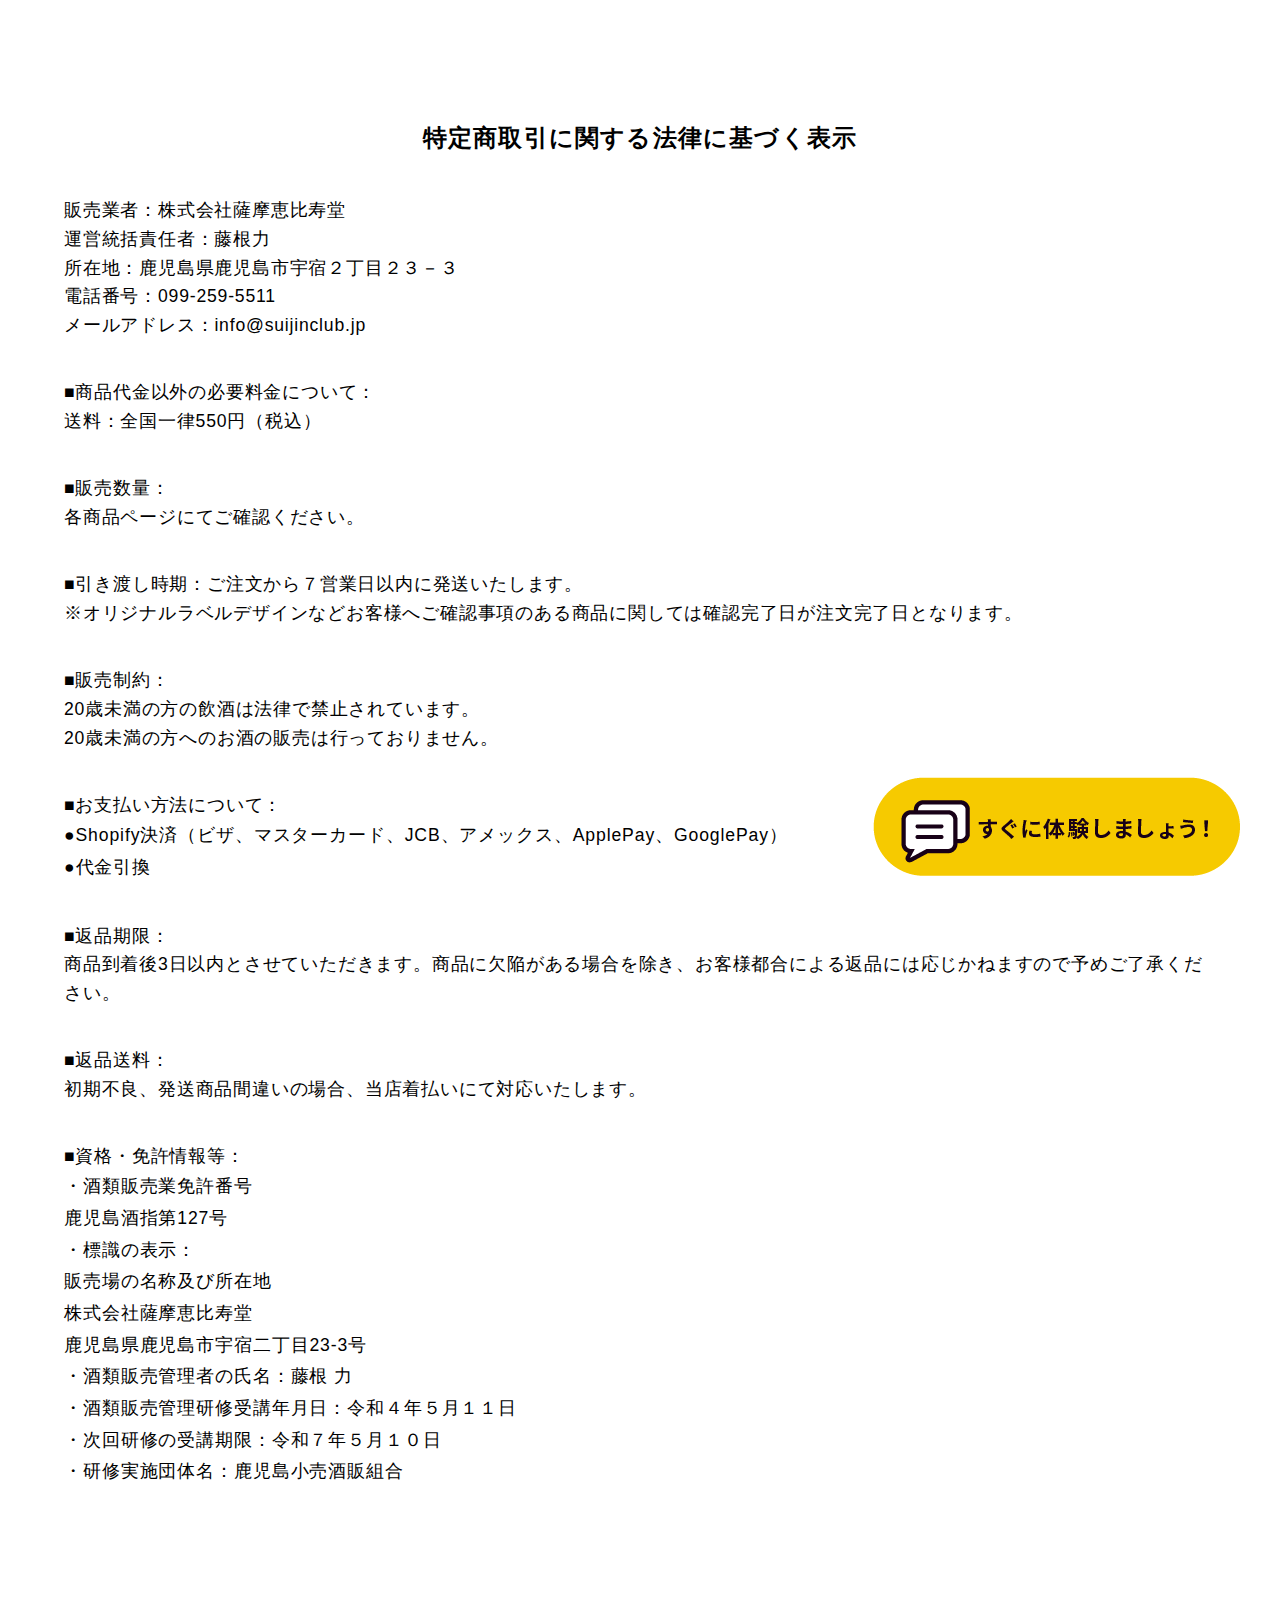
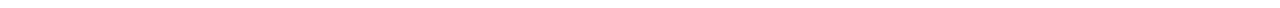
<file: commercial.html>
<!DOCTYPE html>
<html lang="ja">
  <head>
    <!--#include virtual="/common/head.html" -->
    <script src="js/gtag.js"></script>
    <link rel="stylesheet" href="css/index.css">
    <link rel="stylesheet" href="css/option.css">
    <script src="js/index.js"></script>
  </head>

  <body>
    <!-- Google Tag Manager (noscript) -->
    <noscript><iframe src="https://www.googletagmanager.com/ns.html?id=GTM-54QH254"
    height="0" width="0" style="display:none;visibility:hidden"></iframe></noscript>
    <!-- End Google Tag Manager (noscript) -->
    <!--#include virtual="common/header.html" -->
    <section class="commercial">
      <div class="commercial-base">
        <h2>特定商取引に関する法律に基づく表示</h2>
        <ul>
          <li>
            <dl>
              <dt>
                販売業者：株式会社薩摩恵比寿堂<br>
                運営統括責任者：藤根力<br>
                所在地：鹿児島県鹿児島市宇宿２丁目２３－３<br>
                電話番号：099-259-5511<br>
                メールアドレス：info@suijinclub.jp
              </dt>
            </dl>
          </li>
          <li>
            <dl>
              <dt>■商品代金以外の必要料金について：</dt>
              <dd>送料：全国一律550円（税込） <br></dd>
            </dl>
          </li>
          <li>
            <dl>
              <dt>■販売数量：</dt>
              <dd>各商品ページにてご確認ください。<br></dd>
            </dl>
          </li>
          <li>
            <dl>
              <dt>
                ■引き渡し時期：ご注文から７営業日以内に発送いたします。
              </dt>
              <dd>
                ※オリジナルラベルデザインなどお客様へご確認事項のある商品に関しては確認完了日が注文完了日となります。
              </dd>
            </dl>
          </li>
          <li>
            <dl>
              <dt>■販売制約：</dt>
              <dd>
                20歳未満の方の飲酒は法律で禁止されています。<br>
                20歳未満の方へのお酒の販売は行っておりません。
              </dd>
            </dl>
          </li>
          <li>
            <dl>
              <dt>■お支払い方法について：</dt>
              <dd>
                <ul>
                  <li>
                    ●Shopify決済（ビザ、マスターカード、JCB、アメックス、ApplePay、GooglePay）
                  </li>
                  <li>●代金引換</li>
                </ul>
              </dd>
            </dl>
          </li>
          <li>
            <dl>
              <dt>■返品期限：</dt>
              <dd>
                商品到着後3日以内とさせていただきます。商品に欠陥がある場合を除き、お客様都合による返品には応じかねますので予めご了承ください。
              </dd>
            </dl>
          </li>
          <li>
            <dl>
              <dt>■返品送料：</dt>
              <dd>
                初期不良、発送商品間違いの場合、当店着払いにて対応いたします。
              </dd>
            </dl>
          </li>
          <li>
            <dl>
              <dt>■資格・免許情報等：</dt>
              <dd>
                <ul>
                  <li>
                    ・酒類販売業免許番号<br>
                    鹿児島酒指第127号
                  </li>
                  <li>
                    ・標識の表示：<br>
                    販売場の名称及び所在地<br>
                    株式会社薩摩恵比寿堂<br>
                    鹿児島県鹿児島市宇宿二丁目23-3号
                  </li>
                  <li>・酒類販売管理者の氏名：藤根 力</li>
                  <li>
                    ・酒類販売管理研修受講年月日：令和４年５月１１日
                  </li>
                  <li>
                    ・次回研修の受講期限：令和７年５月１０日
                  </li>
                  <li>
                    ・研修実施団体名：鹿児島小売酒販組合
                  </li>
                </ul>
              </dd>
            </dl>
          </li>
        </ul>
      </div>
    </section>

    <!--#include virtual="common/foot.html" -->

    <div class="fixed_btn p-chatbase__ignite-button">
      <img class="fiximg forpc" src="img/vote_pc.png" alt="fixedvote">
    </div>
    <div class="fixed_btn p-chatbase__ignite-button">
      <img class="fiximg forsp" src="img/vote_sp.png" alt="fixedvote">
    </div>

    <section class="framearea display-none">
      <div class="p-chatbase__frame-wrapper">
        <iframe
          id="iframearea"
          class="p-chatbase__frame"
          src="./iframe.html"
          title="酔神チャット"
          scrolling="no"
          frameborder="0"
          allowfullscreen
        ></iframe>
      </div>
    </section>

    <section class="menuarea display-none">
      <div class="menu-base">
        <ul class="menu-text">
          <li><span class="batsu hamburger">×</span></li>
          <li class="insidelink"><a href="/">→泡ヴァーズTOP</a></li>
          <li class="company_link"><a href="./company.html">→会社概要</a></li>
          <li class="commercial_link"><a href="./commercial.html">→特定商取引法の表示</a></li>
          <li class="privacy_link"><a href="./privacy.html">→プライバシーポリシー</a></li>
          <li><a href="https://www.instagram.com/inshokuten_lovers/"target="_blank">→公式インスタグラム</a></li>
        </ul>
      </div>
    </section>

    <script src="js/zipfunc.js"></script>
  </body>
</html>
</file>
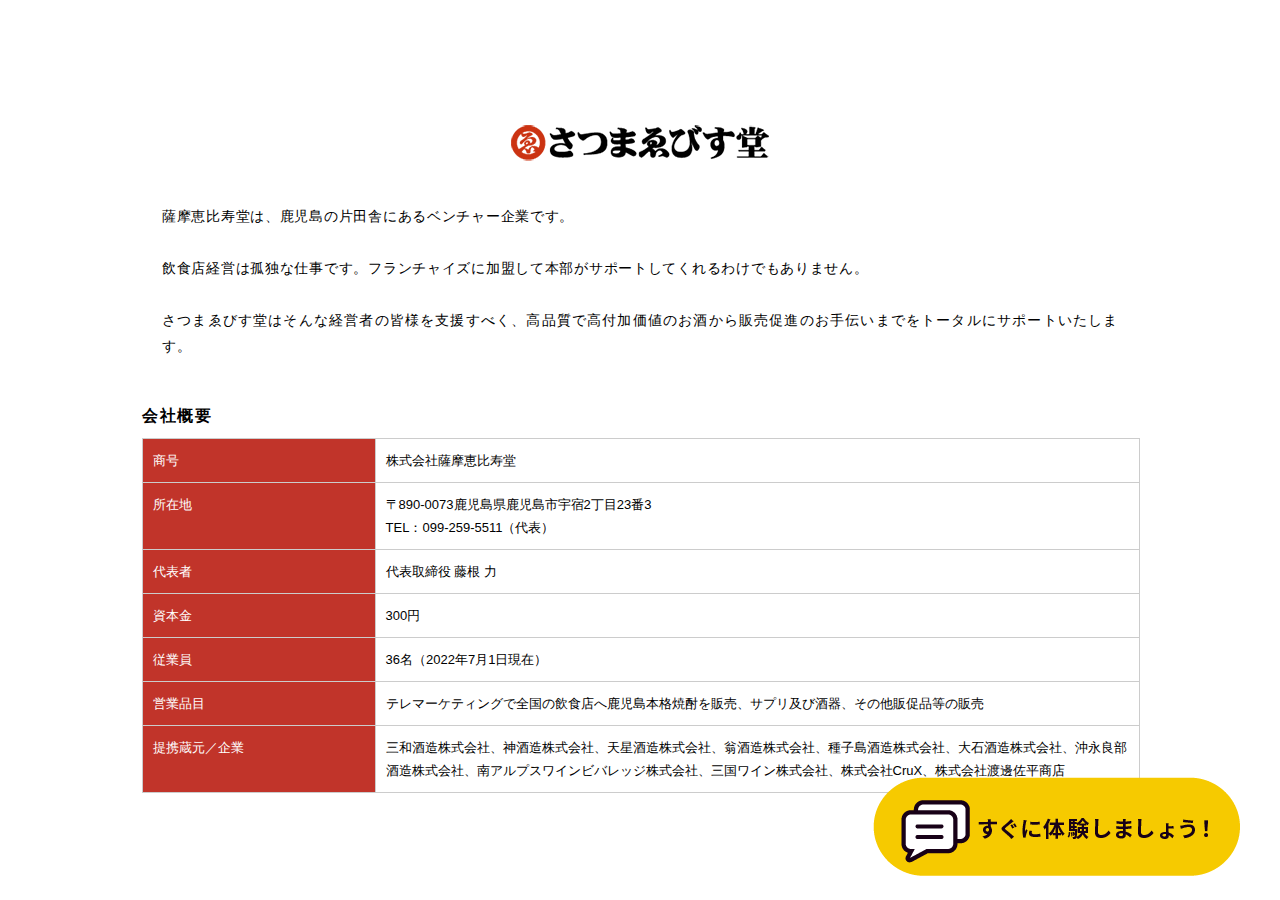
<file: company.html>
<!DOCTYPE html>
<html lang="ja">
  <head>
    <!--#include virtual="/common/head.html" -->
    <script src="js/gtag.js"></script>
    <link rel="stylesheet" href="css/index.css">
    <link rel="stylesheet" href="css/company.css">
    <script src="js/index.js"></script>
  </head>
  
  <body>
    <!-- Google Tag Manager (noscript) -->
    <noscript><iframe src="https://www.googletagmanager.com/ns.html?id=GTM-54QH254"
    height="0" width="0" style="display:none;visibility:hidden"></iframe></noscript>
    <!-- End Google Tag Manager (noscript) -->
    <!--#include virtual="common/header.html" -->
    <main>
      <div class="mission">
        <div class="company-image">
          <img src="img/ebisudo.png" alt="会社イメージ">
        </div>
        <div class="text">
          <p>薩摩恵比寿堂は、鹿児島の片田舎にあるベンチャー企業です。<br><br>飲食店経営は孤独な仕事です。フランチャイズに加盟して本部がサポートしてくれるわけでもありません。<br><br>
            さつまゑびす堂はそんな経営者の皆様を支援すべく、高品質で高付加価値のお酒から販売促進のお手伝いまでをトータルにサポートいたします。
          </p>
        </div>  
      </div>
      <div class="company-text">
        <div class="company-area">  
          <h1>会社概要</h1>  
          <ul class="flexarea">    
            <li class="content">
              <ul>  
                <li class="li01">商号</li>  
                <li class="li02">株式会社薩摩恵比寿堂</li>
              </ul>
              <ul>  
                <li class="li01">所在地</li>  
                <li class="li02">    
                  <ul>
                    <li class="lili01">〒890-0073鹿児島県鹿児島市宇宿2丁目23番3</li>
                    <li class="lili02">TEL：099-259-5511（代表）</li>
                  </ul>  
                </li>
              </ul>
              <ul>  
                <li class="li01">代表者</li> 
                <li class="li02">代表取締役&nbsp;藤根 力</li>
              </ul>
              <ul> 
                <li class="li01">資本金</li>  
                <li class="li02">300円</li>
              </ul>
              <ul>  
                <li class="li01">従業員</li> 
                <li class="li02">36名（2022年7月1日現在）</li>
              </ul>
              <ul>  
                <li class="li01">営業品目</li>  
                <li class="li02">テレマーケティングで全国の飲食店へ鹿児島本格焼酎を販売、サプリ及び酒器、その他販促品等の販売</li>
              </ul>
              <ul>  
                <li class="li01">提携蔵元／企業</li>  
                <li class="li02">三和酒造株式会社、神酒造株式会社、天星酒造株式会社、翁酒造株式会社、種子島酒造株式会社、大石酒造株式会社、沖永良部酒造株式会社、南アルプスワインビバレッジ株式会社、三国ワイン株式会社、株式会社CruX、株式会社渡邊佐平商店</li>
              </ul>    
            </li>  
          </ul>
        </div>
      </div>
    </main>
    <!--#include virtual="common/foot.html" -->
    
    <div class="fixed_btn p-chatbase__ignite-button">
      <img class="fiximg forpc" src="img/vote_pc.png" alt="fixedvote">
    </div>
    <div class="fixed_btn p-chatbase__ignite-button">
      <img class="fiximg forsp" src="img/vote_sp.png" alt="fixedvote">
    </div>

    <section class="framearea display-none">
      <div class="p-chatbase__frame-wrapper">
        <iframe
          id="iframearea"
          class="p-chatbase__frame"
          src="./iframe.html"
          title="酔神チャット"
          scrolling="no"
          frameborder="0"
          allowfullscreen
        ></iframe>
      </div>
    </section>

    <section class="menuarea display-none">
      <div class="menu-base">
        <ul class="menu-text">
          <li><span class="batsu hamburger">×</span></li>
          <li class="insidelink"><a href="/">→泡ヴァーズTOP</a></li>
          <li class="company_link"><a href="./company.html">→会社概要</a></li>
          <li class="commercial_link"><a href="./commercial.html">→特定商取引法の表示</a></li>
          <li class="privacy_link"><a href="./privacy.html">→プライバシーポリシー</a></li>
          <li><a href="https://www.instagram.com/inshokuten_lovers/"target="_blank">→公式インスタグラム</a></li>
        </ul>
      </div>
    </section>

    <script src="js/zipfunc.js"></script>
  </body>
</html>
</file>
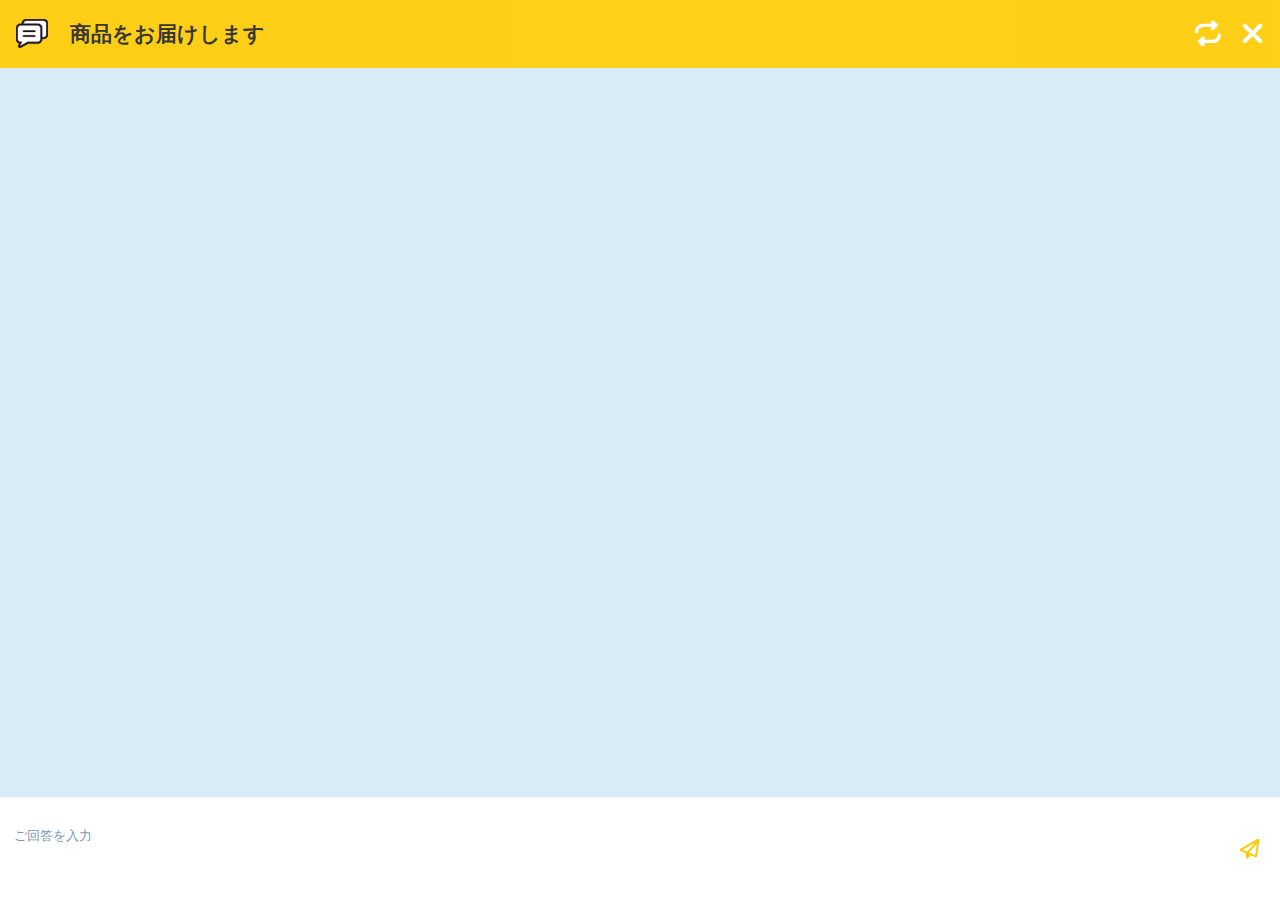
<file: iframe.html>
<html lang="ja">
  <head>
    <!--#include virtual="/common/head.html" -->
    <script src="js/gtag.js"></script>
    <link rel="stylesheet" href="css/reset.css">
    <link rel="stylesheet" href="css/general.css">
    <link rel="stylesheet" href="css/partial.css">
    <link rel="stylesheet" href="https://cdnjs.cloudflare.com/ajax/libs/font-awesome/6.2.1/css/all.min.css">
    <script src="https://api.zipaddress.net/sdk/zipaddr.min.js"></script>
    <script src="js/detect.js"></script>
    <script src="js/plugins.js"></script>
  </head>
  <body>
    <!-- Google Tag Manager (noscript) -->
    <noscript><iframe src="https://www.googletagmanager.com/ns.html?id=GTM-54QH254"
    height="0" width="0" style="display:none;visibility:hidden"></iframe></noscript>
    <!-- End Google Tag Manager (noscript) -->
    <div class="p-chat">
      <div class="p-chat__box">
        <div class="p-chat__widget">
          <div class="p-chat__widget--size bg-white">
            <div class="p-chat__header bg-yellow">
              <div class="p-chat__header--style c-white">
                <div class="p-chat__header-avatar">
                  <div class="p-chat__header-avatar--size">
                    <div class="p-chat__header-avatar--position">
                      <div class="p-chat__header-avatar--size">
                        <div src="#.jpg" class="p-chat__header-avatar--icon"></div>
                      </div>
                    </div>
                  </div>
                  <div class="p-chat__header-txt">
                    <h5 aria-level="1" class="p-chat__header-txt--size">
                      <div class="p-chat__header-txt--position">
                        <span class="p-chat__header-txt-name"><b>商品をお届けします</b></span>
                      </div>
                    </h5>
                  </div>
                  <div class="p-chat__header-reload c-white">
                    <i class="header-toggle-icon-reload fas fa-repeat"></i>
                  </div>
                  <div class="p-chat__header-exit c-white">
                    <i class="header-toggle-icon-close fas fa-times"></i>
                  </div>
                </div>
              </div>
            </div>
            <div class="p-chat__body">
              <div class="p-chat__body--position">
                <div class="p-chat__base">
                  <div id="chat_base" class="p-chat__body--size"></div>
                </div>
                <div class="p-chat__input bg-white">
                  <div class="p-chat__input--size">
                    <div class="p-chat__input--width">
                      <div aria-label="メッセージの作成" required="" aria-invalid="false" aria-required="true"
                        class="p-chat__input--shape" tabindex="0" placeholder="ご回答を入力" contenteditable="true"
                        aria-disabled="false"></div>
                    </div>
                    <div class="p-chat__input-send">
                      <button class="p-chat__input-send-button c-yellow" aria-label="メッセージを送信" shape="circle">
                        <div class="p-chat__input-send--icon">
                          <i class="far fa-paper-plane"></i>
                        </div>
                      </button>
                    </div>
                  </div>
                </div>
              </div>
            </div>
          </div>
        </div>
      </div>
    </div>
  </body>
</html>
</file>
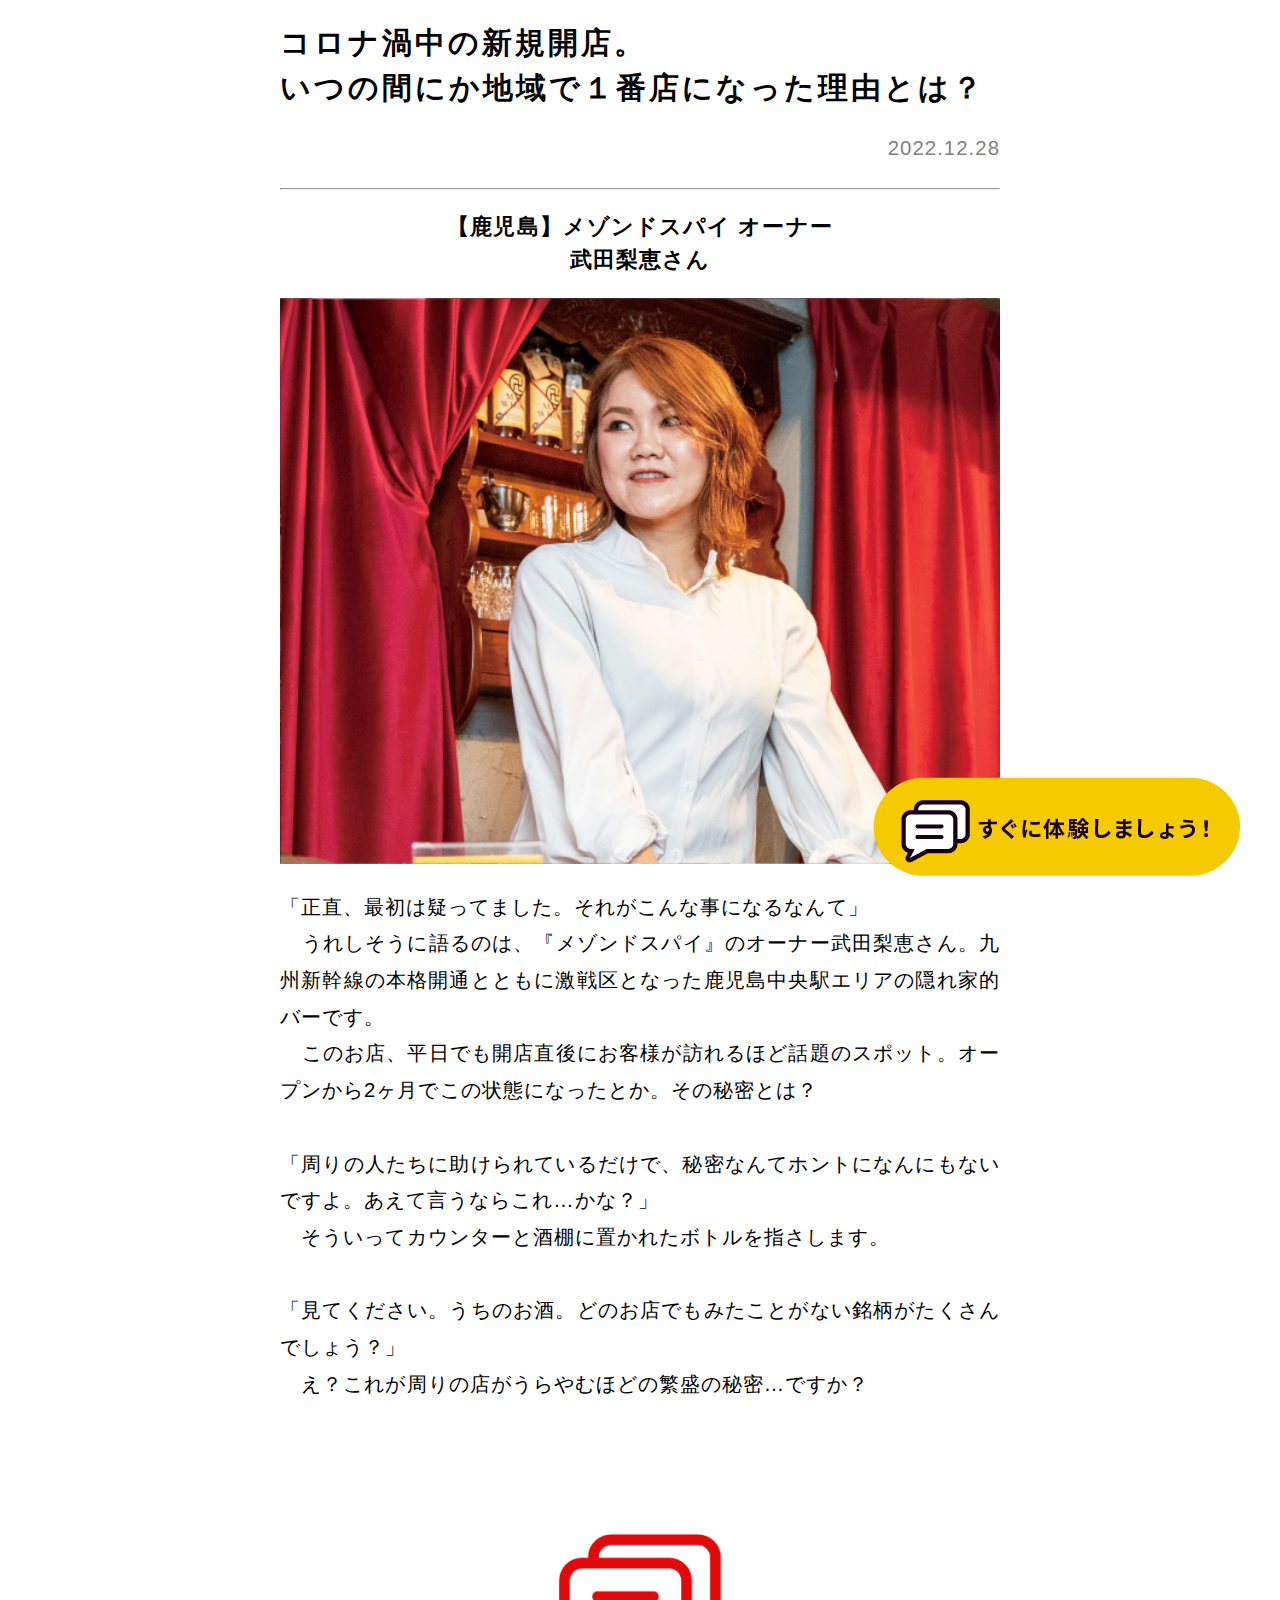
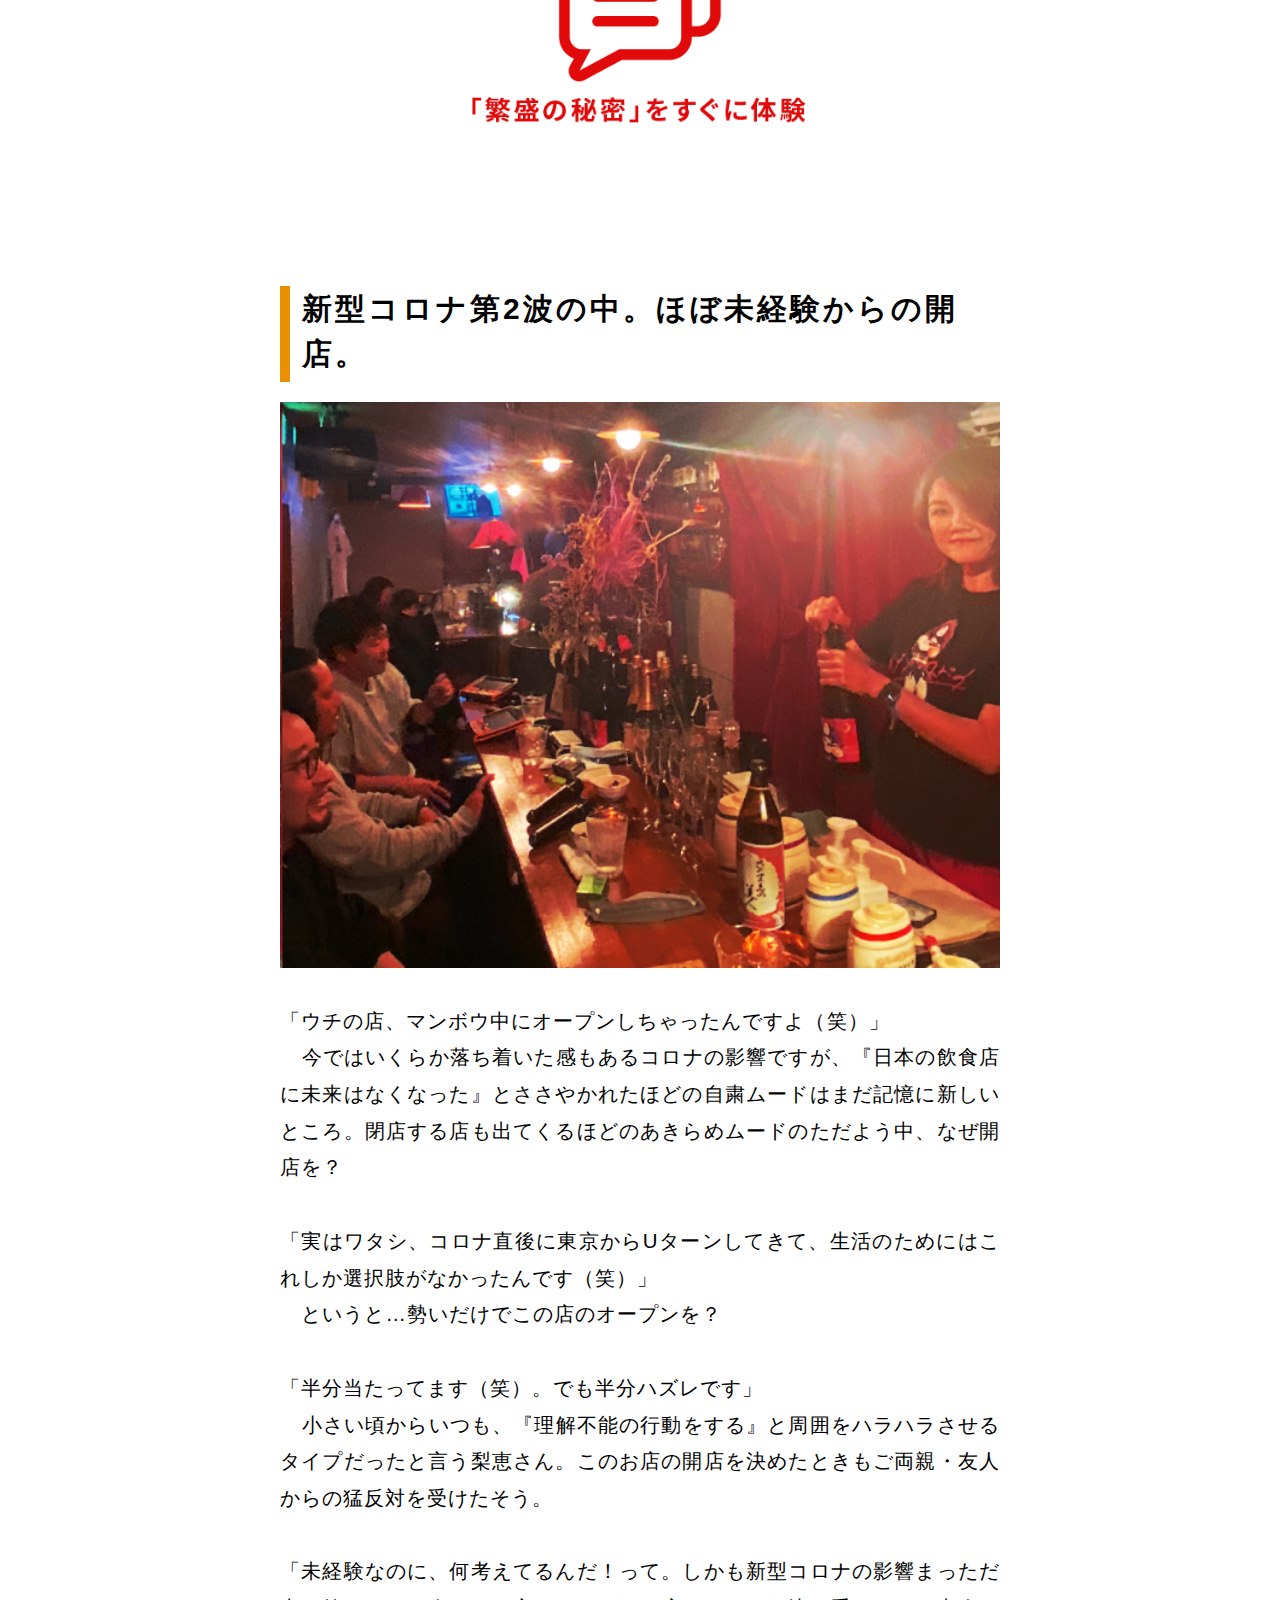
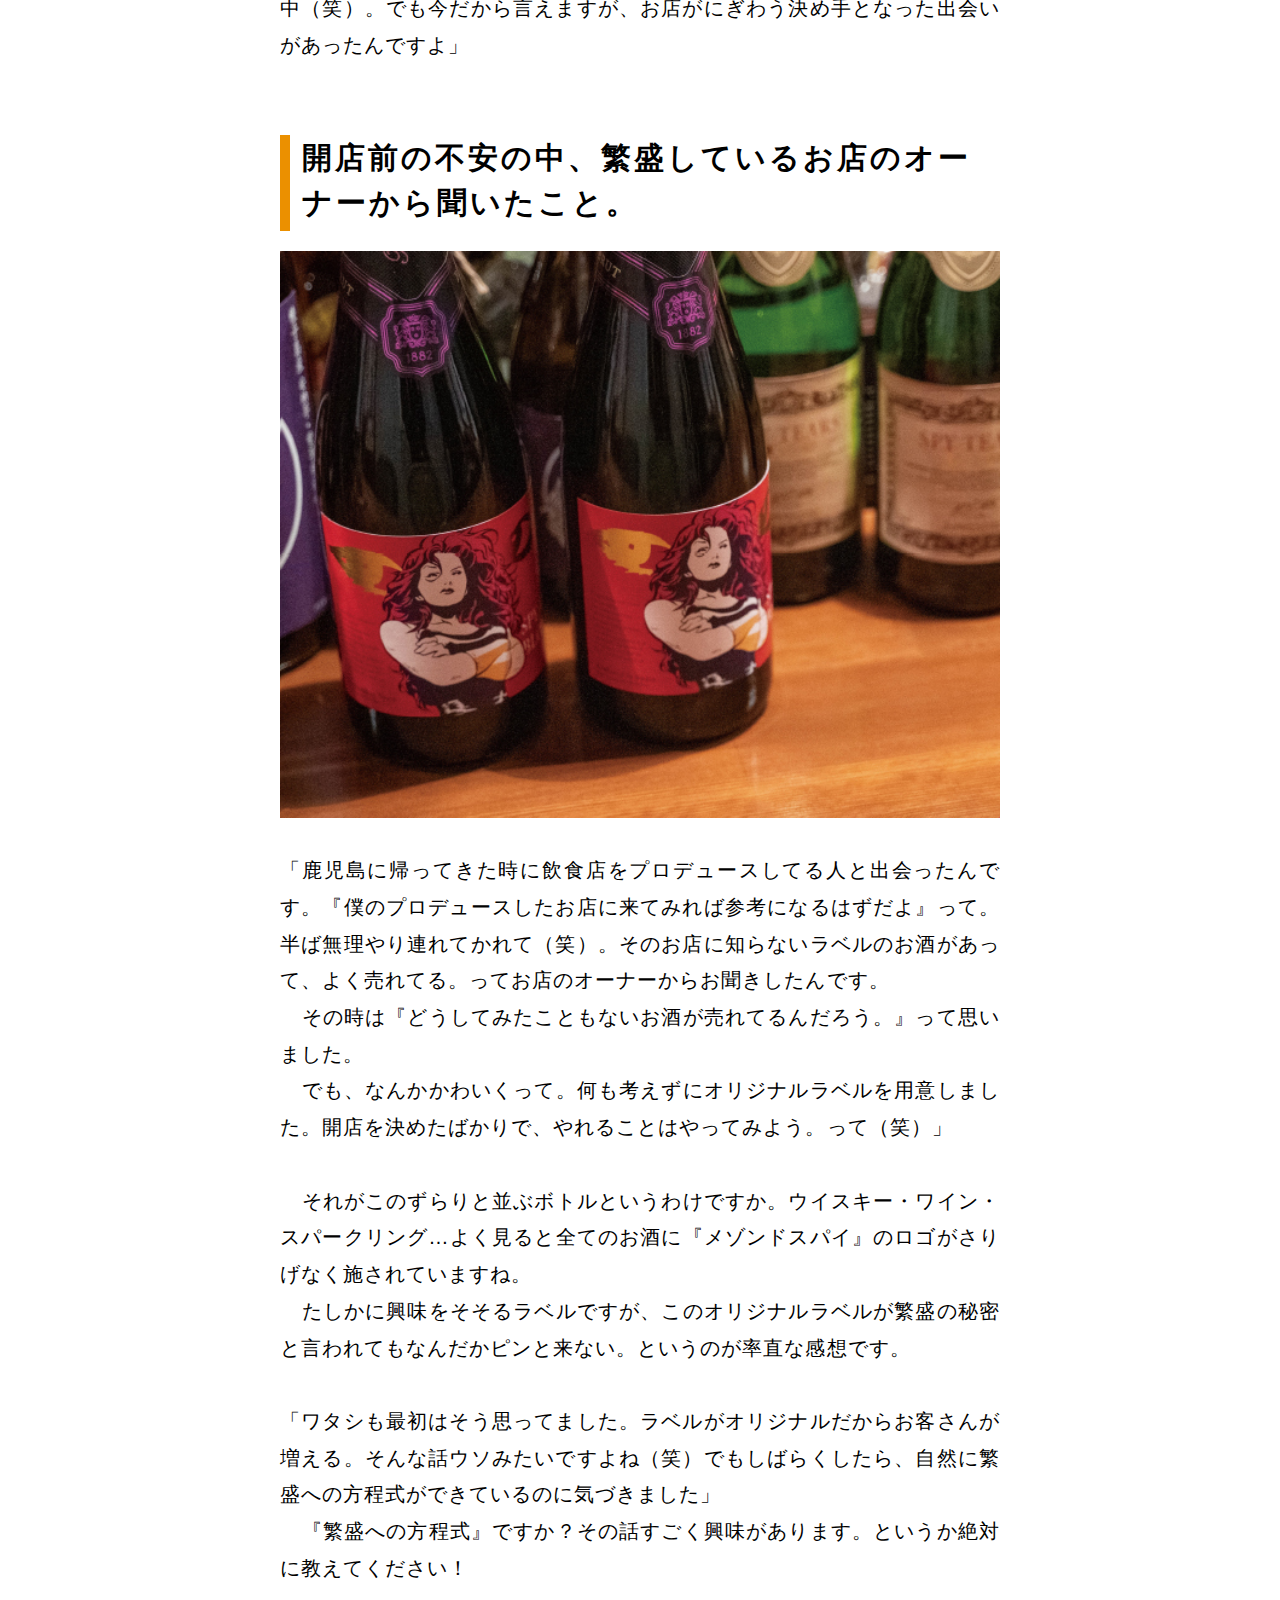
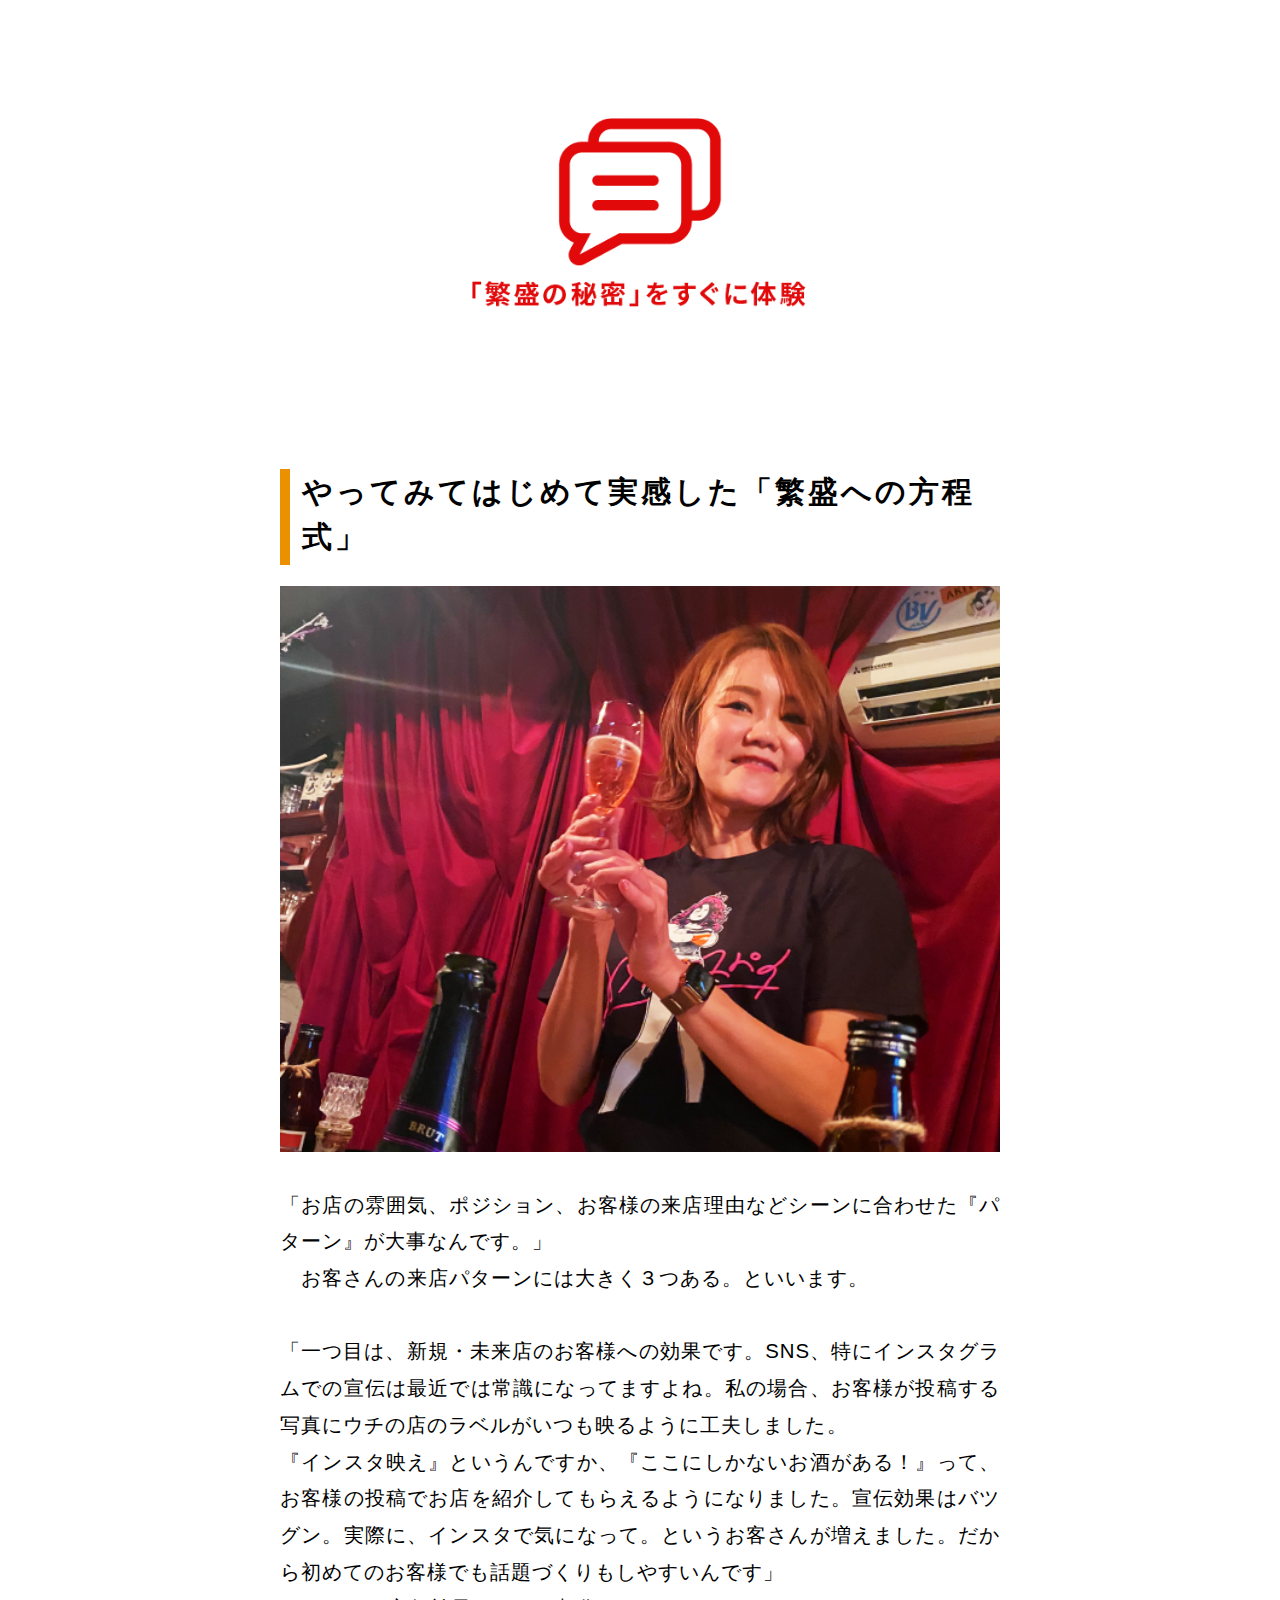
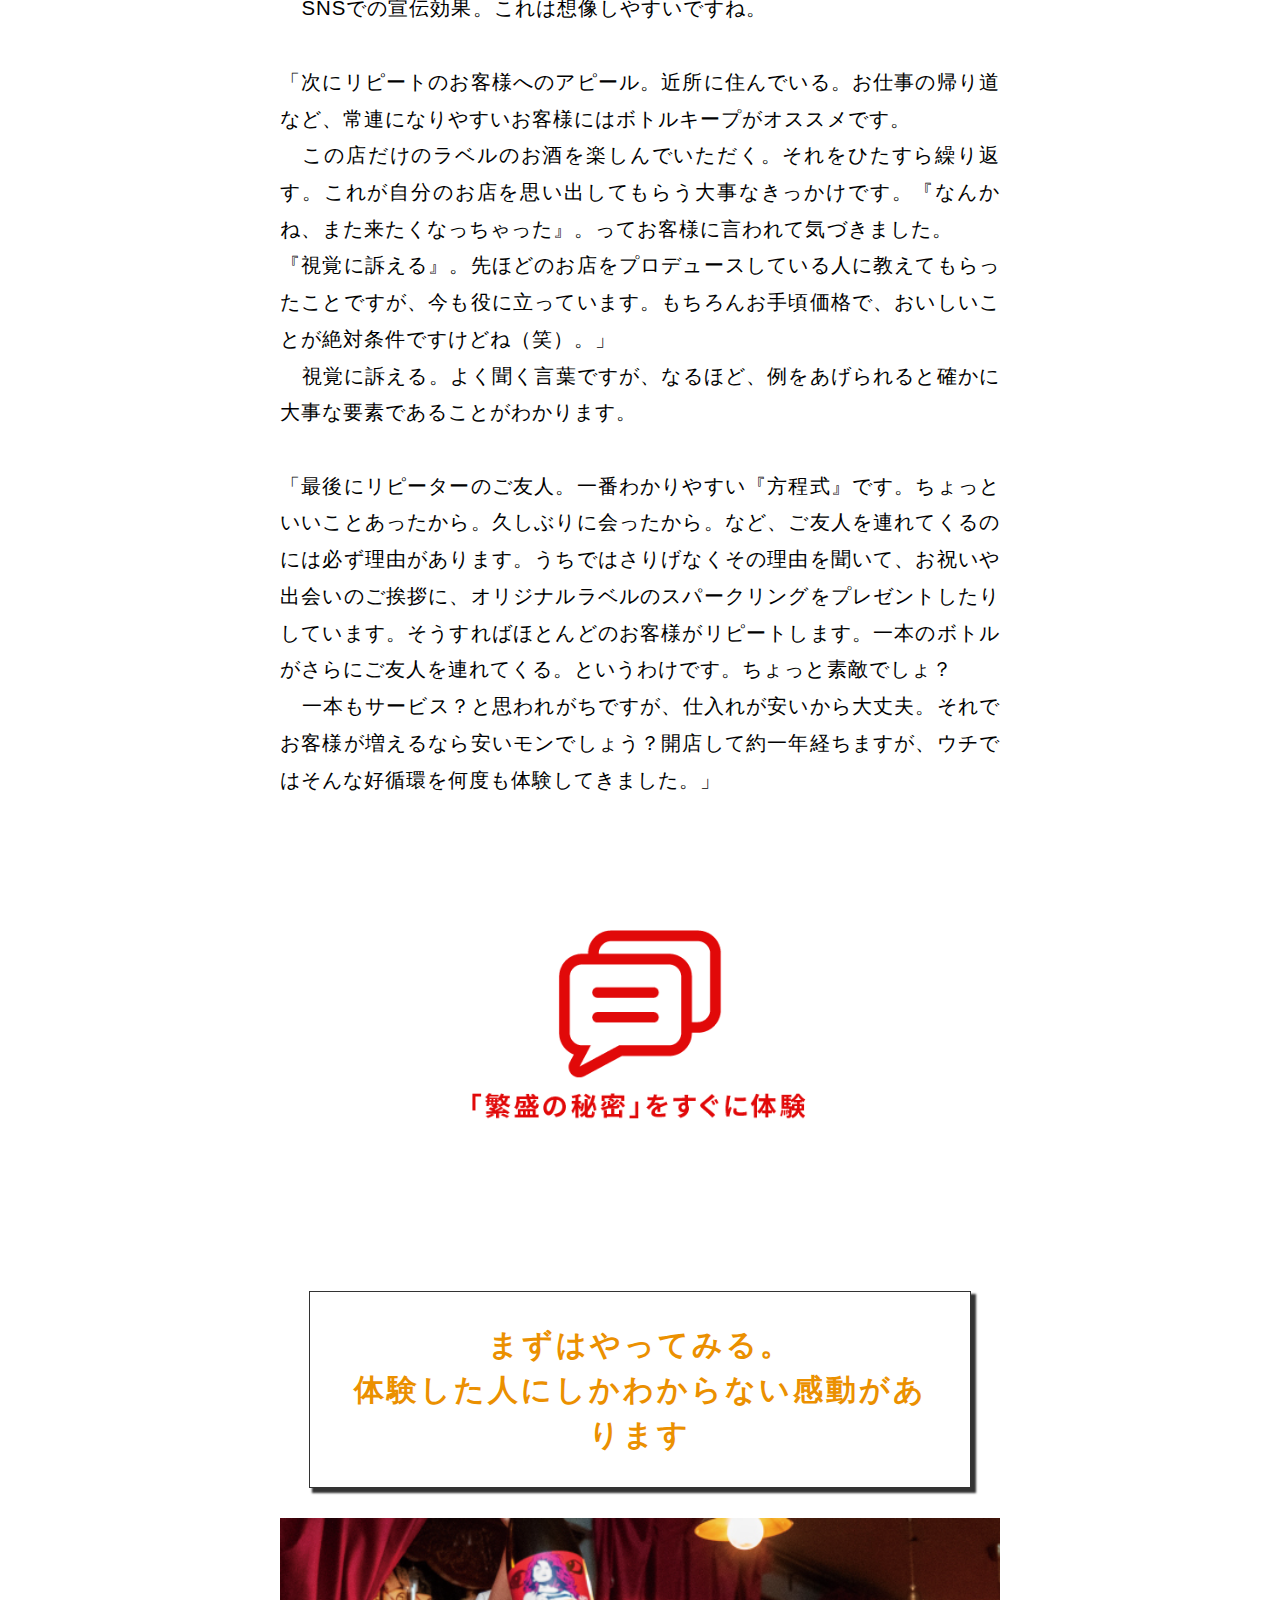
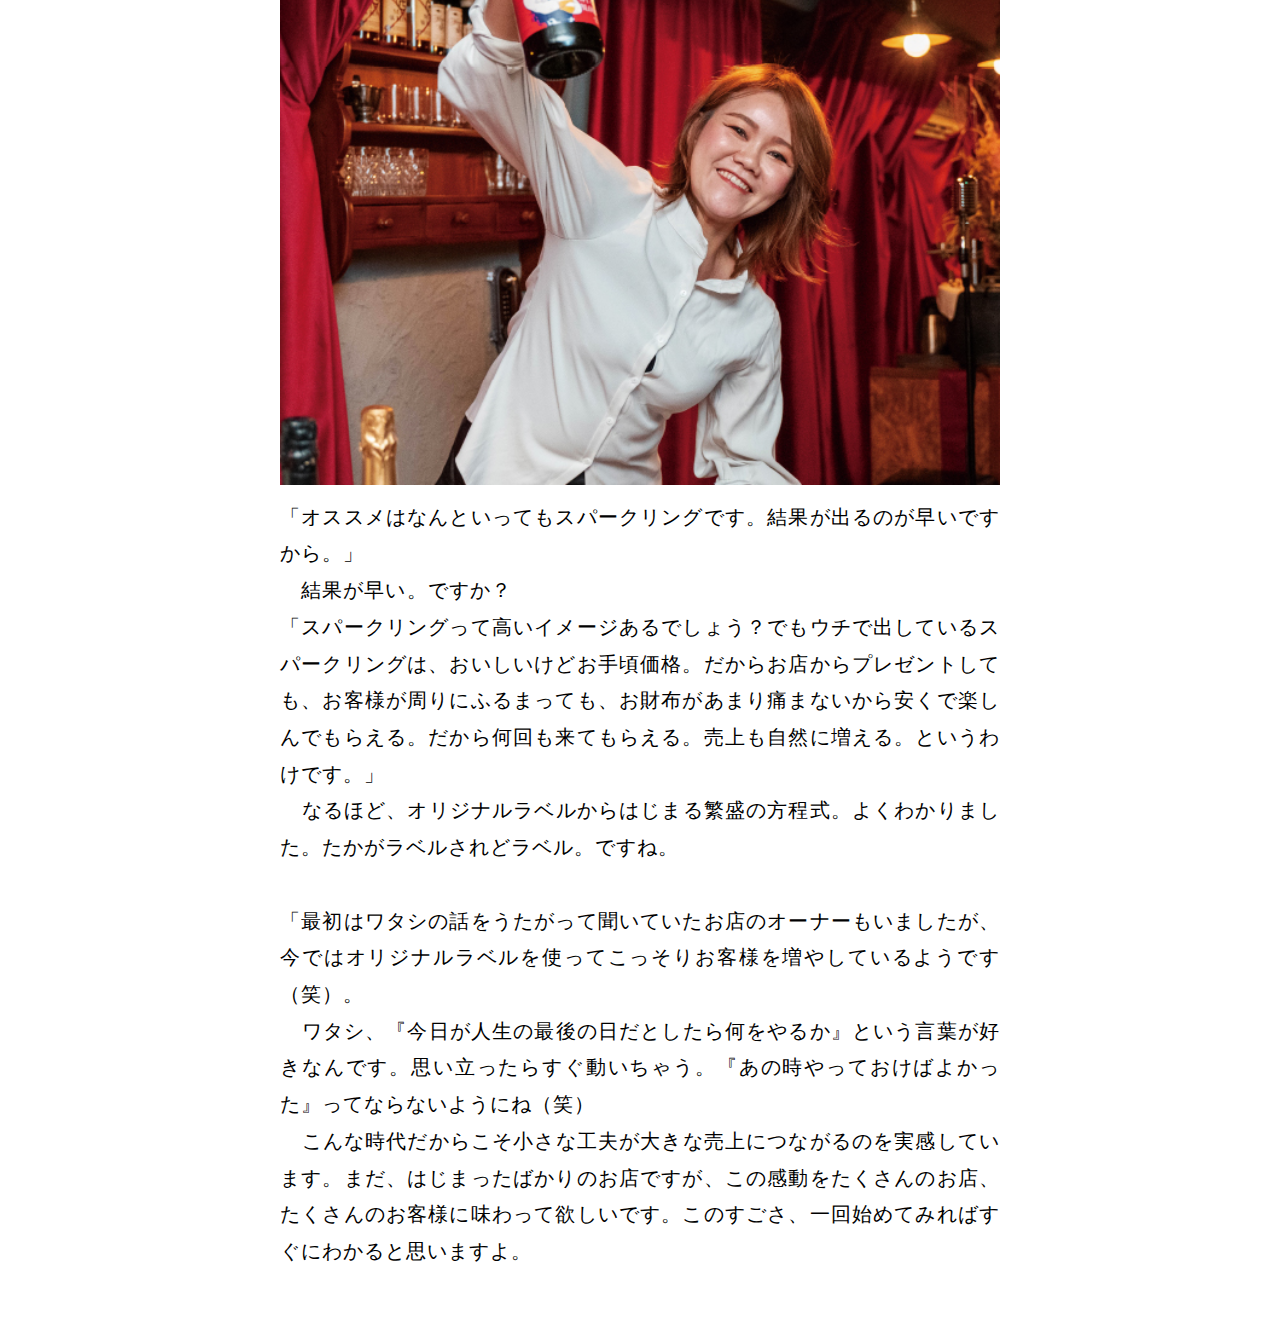
<file: news.html>
<!DOCTYPE html>
<html lang="ja">
  <head>
    <!--#include virtual="common/head.html" -->
    
    <script src="js/gtag.js"></script>
    <link rel="stylesheet" href="css/index.css">
    <link rel="stylesheet" href="css/news.css">
    <link rel="stylesheet" href="css/button.css">
    <script src="https://ajax.aspnetcdn.com/ajax/jquery.validate/1.9/jquery.validate.min.js"></script>
    <script src="js/index.js"></script>
    <script src="js/form.js"></script>
    <script src="js/validate.js"></script>
  </head>

  <body>
    <!-- Google Tag Manager (noscript) -->
    <noscript><iframe src="https://www.googletagmanager.com/ns.html?id=GTM-54QH254"
    height="0" width="0" style="display:none;visibility:hidden"></iframe></noscript>
    <!-- End Google Tag Manager (noscript) -->
    <section class="apparea">

      <!--#include virtual="common/header.html" -->

      <main>
        <div class="news-main-wrapper">
          <div class="news-entry-headline">
            <h1>
              コロナ渦中の新規開店。<br>いつの間にか地域で１番店になった理由とは？
            </h1>
            <p class="date">2022.12.28</p>
            <hr>
            <h3>
              【鹿児島】メゾンドスパイ&nbsp;オーナー<br>武田梨恵さん
            </h3>
            <img src="img/news_main_01.jpg" alt="newsmain">
            <div class="news-flex-item">
              <article class="news-entry-text">
                <p>
                  「正直、最初は疑ってました。それがこんな事になるなんて」<br>
                  &emsp;うれしそうに語るのは、『メゾンドスパイ』のオーナー武田梨恵さん。九州新幹線の本格開通とともに激戦区となった鹿児島中央駅エリアの隠れ家的バーです。<br>
                  &emsp;このお店、平日でも開店直後にお客様が訪れるほど話題のスポット。オープンから2ヶ月でこの状態になったとか。その秘密とは？<br><br>

                  「周りの人たちに助けられているだけで、秘密なんてホントになんにもないですよ。あえて言うならこれ…かな？」<br>
                  &emsp;そういってカウンターと酒棚に置かれたボトルを指さします。<br><br>

                  「見てください。うちのお酒。どのお店でもみたことがない銘柄がたくさんでしょう？」<br>
                  &emsp;え？これが周りの店がうらやむほどの繁盛の秘密…ですか？
                </p>
              </article>
            </div>
          </div>

          <div class="news-main-headline">
            <div class="appeal-image order_link">
              <img src="img/icon04.png" alt="getitstarted">
            </div>
            <h1>新型コロナ第2波の中。ほぼ未経験からの開店。</h1>
            <img src="img/news_main_02.jpg" alt="newsmain">
            <div class="news-flex-item">
              <article class="news-main-text">
                <p>
                  「ウチの店、マンボウ中にオープンしちゃったんですよ（笑）」<br>
                  &emsp;今ではいくらか落ち着いた感もあるコロナの影響ですが、『日本の飲食店に未来はなくなった』とささやかれたほどの自粛ムードはまだ記憶に新しいところ。閉店する店も出てくるほどのあきらめムードのただよう中、なぜ開店を？<br><br>

                  「実はワタシ、コロナ直後に東京からUターンしてきて、生活のためにはこれしか選択肢がなかったんです（笑）」<br>
                  &emsp;というと…勢いだけでこの店のオープンを？<br><br>
                  「半分当たってます（笑）。でも半分ハズレです」<br>
                  &emsp;小さい頃からいつも、『理解不能の行動をする』と周囲をハラハラさせるタイプだったと言う梨恵さん。このお店の開店を決めたときもご両親・友人からの猛反対を受けたそう。<br><br>

                  「未経験なのに、何考えてるんだ！って。しかも新型コロナの影響まっただ中（笑）。でも今だから言えますが、お店がにぎわう決め手となった出会いがあったんですよ」
                </p>
              </article>
            </div>
          </div>

          <div class="news-main-headline">
            <h1>
              開店前の不安の中、繁盛しているお店のオーナーから聞いたこと。
            </h1>
            <img src="img/news_main_03.jpg" alt="newsmain">
            <div class="news-flex-item">
              <article class="news-main-text">
                <p>
                  「鹿児島に帰ってきた時に飲食店をプロデュースしてる人と出会ったんです。『僕のプロデュースしたお店に来てみれば参考になるはずだよ』って。半ば無理やり連れてかれて（笑）。そのお店に知らないラベルのお酒があって、よく売れてる。ってお店のオーナーからお聞きしたんです。<br>
                  &emsp;その時は『どうしてみたこともないお酒が売れてるんだろう。』って思いました。<br>
                  &emsp;でも、なんかかわいくって。何も考えずにオリジナルラベルを用意しました。開店を決めたばかりで、やれることはやってみよう。って（笑）」<br><br>

                  &emsp;それがこのずらりと並ぶボトルというわけですか。ウイスキー・ワイン・スパークリング…よく見ると全てのお酒に『メゾンドスパイ』のロゴがさりげなく施されていますね。<br>
                  &emsp;たしかに興味をそそるラベルですが、このオリジナルラベルが繁盛の秘密と言われてもなんだかピンと来ない。というのが率直な感想です。<br><br>

                  「ワタシも最初はそう思ってました。ラベルがオリジナルだからお客さんが増える。そんな話ウソみたいですよね（笑）でもしばらくしたら、自然に繁盛への方程式ができているのに気づきました」<br>
                  &emsp;『繁盛への方程式』ですか？その話すごく興味があります。というか絶対に教えてください！
                </p>
              </article>
            </div>
          </div>

          <div class="news-main-headline">
            <div class="appeal-image order_link">
              <img src="img/icon04.png" alt="getitstarted">
            </div>
            <h1>やってみてはじめて実感した「繁盛への方程式」</h1>
            <img src="img/news_main_04.jpg" alt="newsmain">
            <div class="news-flex-item">
              <article class="news-main-text">
                <p>
                  「お店の雰囲気、ポジション、お客様の来店理由などシーンに合わせた『パターン』が大事なんです。」<br>
                  &emsp;お客さんの来店パターンには大きく３つある。といいます。<br><br>

                  「一つ目は、新規・未来店のお客様への効果です。SNS、特にインスタグラムでの宣伝は最近では常識になってますよね。私の場合、お客様が投稿する写真にウチの店のラベルがいつも映るように工夫しました。<br>
                  『インスタ映え』というんですか、『ここにしかないお酒がある！』って、お客様の投稿でお店を紹介してもらえるようになりました。宣伝効果はバツグン。実際に、インスタで気になって。というお客さんが増えました。だから初めてのお客様でも話題づくりもしやすいんです」<br>
                  &emsp;SNSでの宣伝効果。これは想像しやすいですね。<br><br>

                  「次にリピートのお客様へのアピール。近所に住んでいる。お仕事の帰り道など、常連になりやすいお客様にはボトルキープがオススメです。<br>
                  &emsp;この店だけのラベルのお酒を楽しんでいただく。それをひたすら繰り返す。これが自分のお店を思い出してもらう大事なきっかけです。『なんかね、また来たくなっちゃった』。ってお客様に言われて気づきました。<br>
                  『視覚に訴える』。先ほどのお店をプロデュースしている人に教えてもらったことですが、今も役に立っています。もちろんお手頃価格で、おいしいことが絶対条件ですけどね（笑）。」<br>
                  &emsp;視覚に訴える。よく聞く言葉ですが、なるほど、例をあげられると確かに大事な要素であることがわかります。<br><br>

                  「最後にリピーターのご友人。一番わかりやすい『方程式』です。ちょっといいことあったから。久しぶりに会ったから。など、ご友人を連れてくるのには必ず理由があります。うちではさりげなくその理由を聞いて、お祝いや出会いのご挨拶に、オリジナルラベルのスパークリングをプレゼントしたりしています。そうすればほとんどのお客様がリピートします。一本のボトルがさらにご友人を連れてくる。というわけです。ちょっと素敵でしょ？<br>
                  &emsp;一本もサービス？と思われがちですが、仕入れが安いから大丈夫。それでお客様が増えるなら安いモンでしょう？開店して約一年経ちますが、ウチではそんな好循環を何度も体験してきました。」
                </p>
              </article>
            </div>
          </div>
        </div>

        <div class="news-sub-wrapper">
          <div class="news-sub-headline">
            <div class="appeal-image order_link">
              <img src="img/icon04.png" alt="getitstarted">
            </div>
            <h1>
              まずはやってみる。<br>体験した人にしかわからない感動があります
            </h1>
            <img src="img/news_main_05.jpg" alt="newsmain">
            <article class="news-sub-text">
              <p>
                「オススメはなんといってもスパークリングです。結果が出るのが早いですから。」<br>
                &emsp;結果が早い。ですか？<br>
                「スパークリングって高いイメージあるでしょう？でもウチで出しているスパークリングは、おいしいけどお手頃価格。だからお店からプレゼントしても、お客様が周りにふるまっても、お財布があまり痛まないから安くで楽しんでもらえる。だから何回も来てもらえる。売上も自然に増える。というわけです。」<br>
                &emsp;なるほど、オリジナルラベルからはじまる繁盛の方程式。よくわかりました。たかがラベルされどラベル。ですね。<br><br>

                「最初はワタシの話をうたがって聞いていたお店のオーナーもいましたが、今ではオリジナルラベルを使ってこっそりお客様を増やしているようです（笑）。<br>
                &emsp;ワタシ、『今日が人生の最後の日だとしたら何をやるか』という言葉が好きなんです。思い立ったらすぐ動いちゃう。『あの時やっておけばよかった』ってならないようにね（笑）<br>
                &emsp;こんな時代だからこそ小さな工夫が大きな売上につながるのを実感しています。まだ、はじまったばかりのお店ですが、この感動をたくさんのお店、たくさんのお客様に味わって欲しいです。このすごさ、一回始めてみればすぐにわかると思いますよ。
              </p>
            </article>
          </div>
        </div>

        <!--#include virtual="common/appeal.html" -->

      </main>

      <span class="dummy"></span>

      <!--#include virtual="common/form.html" -->

      <!--#include virtual="common/foot.html" -->

      <div class="fixed_btn p-chatbase__ignite-button">
        <img class="fiximg forpc" src="img/vote_pc.png" alt="fixedvote">
      </div>
      <div class="fixed_btn p-chatbase__ignite-button">
        <img class="fiximg forsp" src="img/vote_sp.png" alt="fixedvote">
      </div>
    </section>

    <section class="framearea display-none">
      <div class="p-chatbase__frame-wrapper">
        <iframe
          id="iframearea"
          class="p-chatbase__frame"
          src="./iframe.html"
          title="酔神チャット"
          scrolling="no"
          frameborder="0"
          allowfullscreen
        ></iframe>
      </div>
    </section>

    <section class="menuarea display-none">
      <div class="menu-base">
        <ul class="menu-text">
          <li><span class="batsu hamburger">×</span></li>
          <li class="insidelink"><a href="/">→泡ヴァーズTOP</a></li>
          <li class="company_link"><a href="./company.html">→会社概要</a></li>
          <li class="commercial_link"><a href="./commercial.html">→特定商取引法の表示</a></li>
          <li class="privacy_link"><a href="./privacy.html">→プライバシーポリシー</a></li>
          <li><a href="https://www.instagram.com/inshokuten_lovers/"target="_blank">→公式インスタグラム</a></li>
        </ul>
      </div>
    </section>
    
    <script src="js/zipfunc.js"></script>
  </body>
</html>
</file>
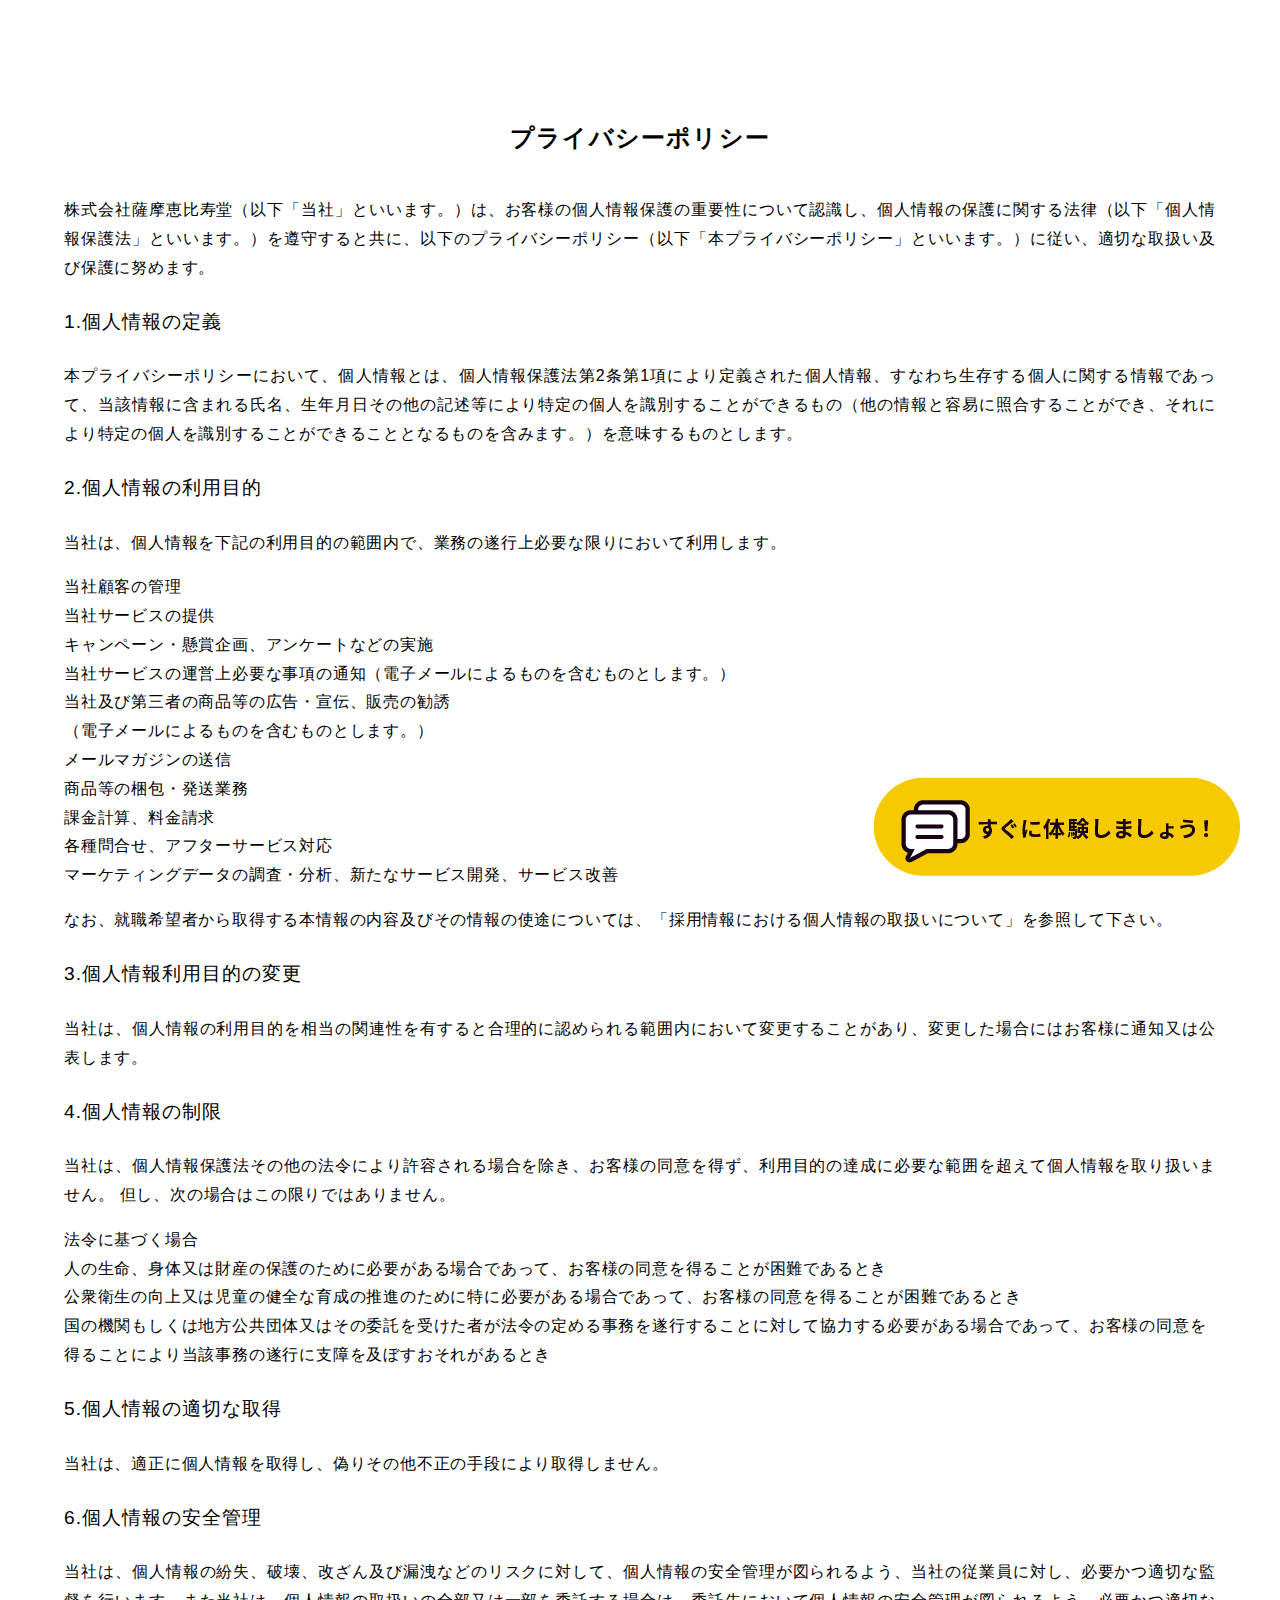
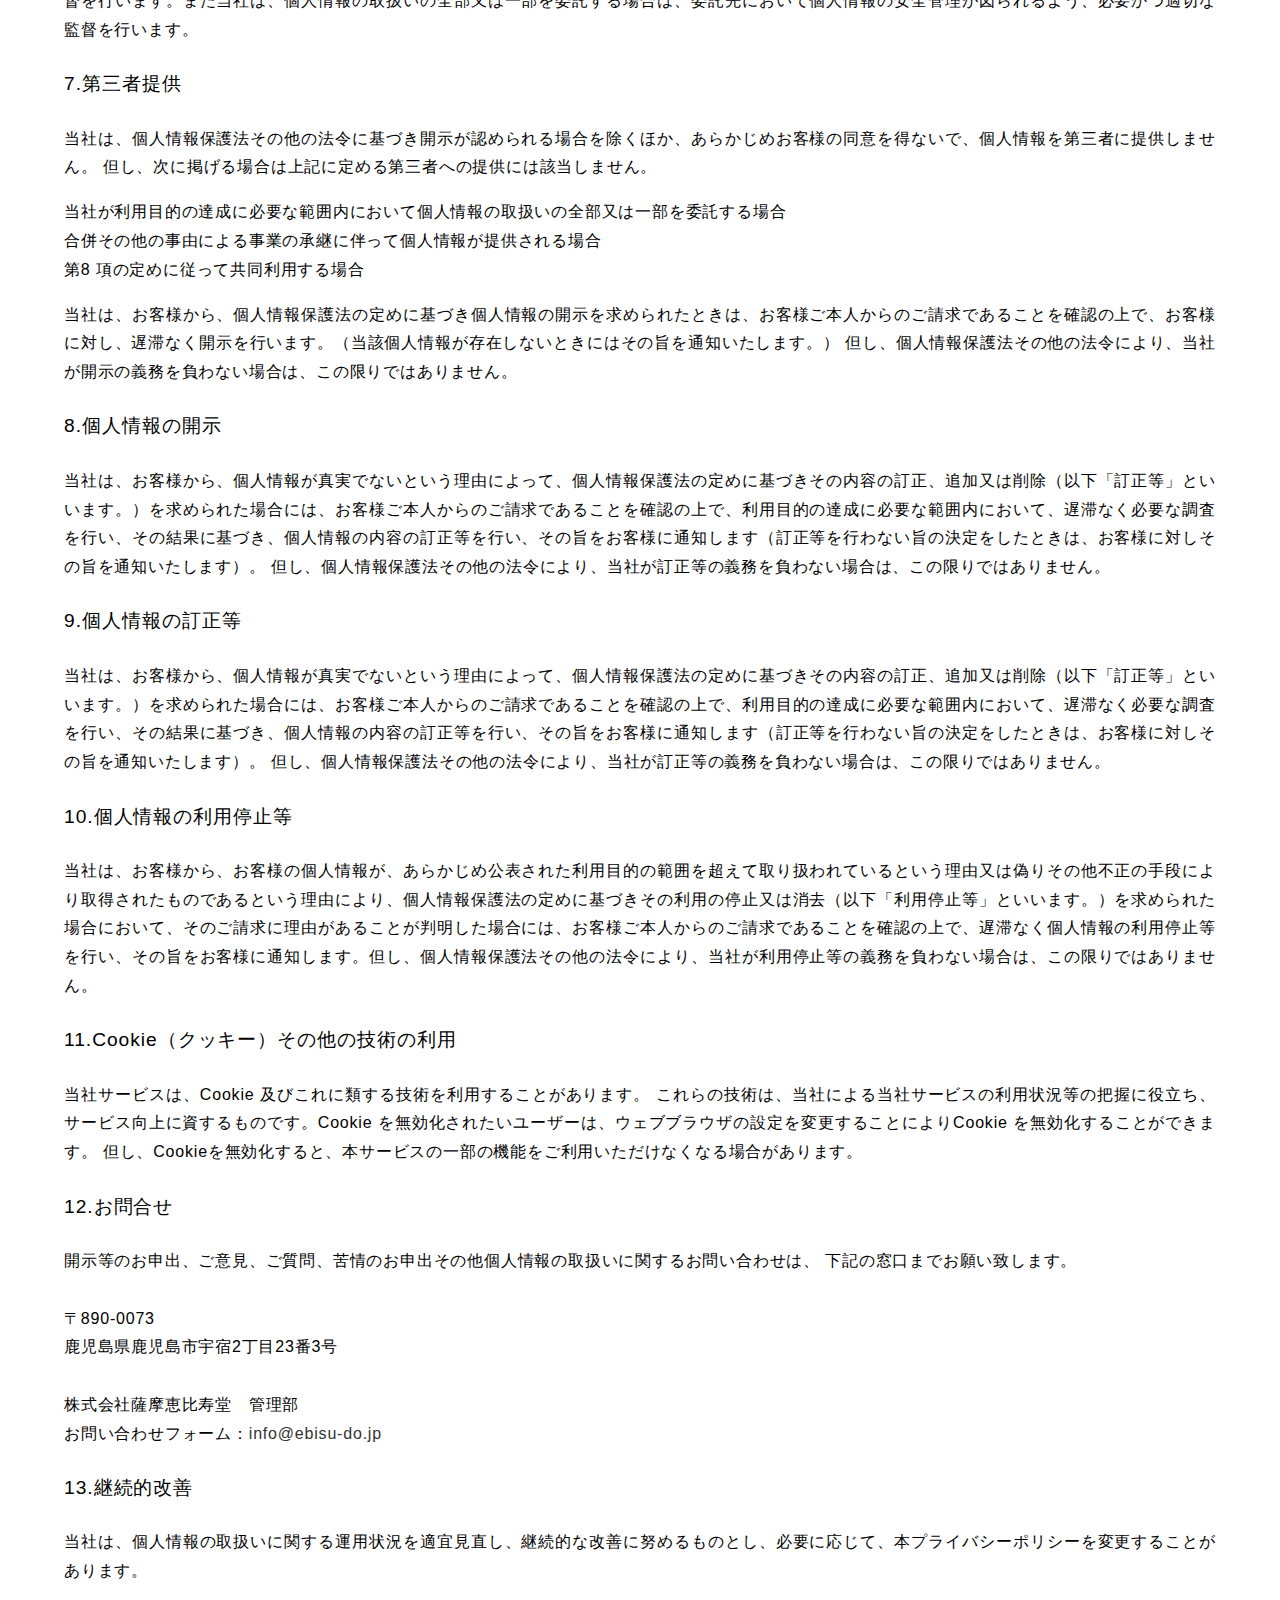
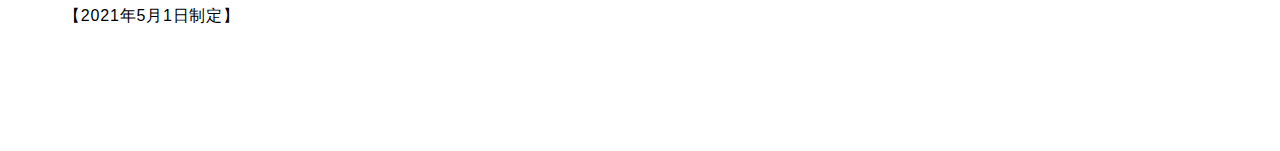
<file: privacy.html>
<!DOCTYPE html>
<html lang="ja">
  <head>
    <!--#include virtual="/common/head.html" -->
    <script src="js/gtag.js"></script>
    <link rel="stylesheet" href="css/index.css">
    <link rel="stylesheet" href="css/option.css">
    <script src="js/index.js"></script>
  </head>
  <body>
    <!-- Google Tag Manager (noscript) -->
    <noscript><iframe src="https://www.googletagmanager.com/ns.html?id=GTM-54QH254"
    height="0" width="0" style="display:none;visibility:hidden"></iframe></noscript>
    <!-- End Google Tag Manager (noscript) -->
    <!--#include virtual="/common/header.html" -->
    <section class="privacy">
      <div class="privacy-base">
        <h2>プライバシーポリシー</h2>
        <div>
          <p>
            株式会社薩摩恵比寿堂（以下「当社」といいます。）は、お客様の個人情報保護の重要性について認識し、個人情報の保護に関する法律（以下「個人情報保護法」といいます。）を遵守すると共に、以下のプライバシーポリシー（以下「本プライバシーポリシー」といいます。）に従い、適切な取扱い及び保護に努めます。<br>
          </p>
          <h4>1.個人情報の定義</h4>
          <p>
            本プライバシーポリシーにおいて、個人情報とは、個人情報保護法第2条第1項により定義された個人情報、すなわち生存する個人に関する情報であって、当該情報に含まれる氏名、生年月日その他の記述等により特定の個人を識別することができるもの（他の情報と容易に照合することができ、それにより特定の個人を識別することができることとなるものを含みます。）を意味するものとします。
          </p>
          <h4>2.個人情報の利用目的</h4>
          <p>
            当社は、個人情報を下記の利用目的の範囲内で、業務の遂行上必要な限りにおいて利用します。
          </p>
          <ol>
            <li>当社顧客の管理</li>
            <li>当社サービスの提供</li>
            <li>キャンペーン・懸賞企画、アンケートなどの実施</li>
            <li>
              当社サービスの運営上必要な事項の通知（電子メールによるものを含むものとします。）
            </li>
            <li>当社及び第三者の商品等の広告・宣伝、販売の勧誘</li>
            <li>（電子メールによるものを含むものとします。）</li>
            <li>メールマガジンの送信</li>
            <li>商品等の梱包・発送業務</li>
            <li>課金計算、料金請求</li>
            <li>各種問合せ、アフターサービス対応</li>
            <li>
              マーケティングデータの調査・分析、新たなサービス開発、サービス改善
            </li>
          </ol>
          <p>
            なお、就職希望者から取得する本情報の内容及びその情報の使途については、「採用情報における個人情報の取扱いについて」を参照して下さい。
          </p>
          <h4>3.個人情報利用目的の変更</h4>
          <p>
            当社は、個人情報の利用目的を相当の関連性を有すると合理的に認められる範囲内において変更することがあり、変更した場合にはお客様に通知又は公表します。
          </p>
          <h4>4.個人情報の制限</h4>
          <p>
            当社は、個人情報保護法その他の法令により許容される場合を除き、お客様の同意を得ず、利用目的の達成に必要な範囲を超えて個人情報を取り扱いません。
            但し、次の場合はこの限りではありません。
          </p>
          <ol>
            <li>法令に基づく場合</li>
            <li>
              人の生命、身体又は財産の保護のために必要がある場合であって、お客様の同意を得ることが困難であるとき
            </li>
            <li>
              公衆衛生の向上又は児童の健全な育成の推進のために特に必要がある場合であって、お客様の同意を得ることが困難であるとき
            </li>
            <li>
              国の機関もしくは地方公共団体又はその委託を受けた者が法令の定める事務を遂行することに対して協力する必要がある場合であって、お客様の同意を得ることにより当該事務の遂行に支障を及ぼすおそれがあるとき
            </li>
          </ol>
          <h4>5.個人情報の適切な取得</h4>
          <p>
            当社は、適正に個人情報を取得し、偽りその他不正の手段により取得しません。
          </p>
          <h4>6.個人情報の安全管理</h4>
          <p>
            当社は、個人情報の紛失、破壊、改ざん及び漏洩などのリスクに対して、個人情報の安全管理が図られるよう、当社の従業員に対し、必要かつ適切な監督を行います。また当社は、個人情報の取扱いの全部又は一部を委託する場合は、委託先において個人情報の安全管理が図られるよう、必要かつ適切な監督を行います。
          </p>
          <h4>7.第三者提供</h4>
          <p>
            当社は、個人情報保護法その他の法令に基づき開示が認められる場合を除くほか、あらかじめお客様の同意を得ないで、個人情報を第三者に提供しません。
            但し、次に掲げる場合は上記に定める第三者への提供には該当しません。
          </p>
          <ol>
            <li>
              当社が利用目的の達成に必要な範囲内において個人情報の取扱いの全部又は一部を委託する場合
            </li>
            <li>
              合併その他の事由による事業の承継に伴って個人情報が提供される場合
            </li>
            <li>第8 項の定めに従って共同利用する場合</li>
          </ol>
          <p>
            当社は、お客様から、個人情報保護法の定めに基づき個人情報の開示を求められたときは、お客様ご本人からのご請求であることを確認の上で、お客様に対し、遅滞なく開示を行います。（当該個人情報が存在しないときにはその旨を通知いたします。）
            但し、個人情報保護法その他の法令により、当社が開示の義務を負わない場合は、この限りではありません。
          </p>
          <h4>8.個人情報の開示</h4>
          <p>
            当社は、お客様から、個人情報が真実でないという理由によって、個人情報保護法の定めに基づきその内容の訂正、追加又は削除（以下「訂正等」といいます。）を求められた場合には、お客様ご本人からのご請求であることを確認の上で、利用目的の達成に必要な範囲内において、遅滞なく必要な調査を行い、その結果に基づき、個人情報の内容の訂正等を行い、その旨をお客様に通知します（訂正等を行わない旨の決定をしたときは、お客様に対しその旨を通知いたします）。
            但し、個人情報保護法その他の法令により、当社が訂正等の義務を負わない場合は、この限りではありません。
          </p>
          <h4>9.個人情報の訂正等</h4>
          <p>
            当社は、お客様から、個人情報が真実でないという理由によって、個人情報保護法の定めに基づきその内容の訂正、追加又は削除（以下「訂正等」といいます。）を求められた場合には、お客様ご本人からのご請求であることを確認の上で、利用目的の達成に必要な範囲内において、遅滞なく必要な調査を行い、その結果に基づき、個人情報の内容の訂正等を行い、その旨をお客様に通知します（訂正等を行わない旨の決定をしたときは、お客様に対しその旨を通知いたします）。
            但し、個人情報保護法その他の法令により、当社が訂正等の義務を負わない場合は、この限りではありません。
          </p>
          <h4>10.個人情報の利用停止等</h4>
          <p>
            当社は、お客様から、お客様の個人情報が、あらかじめ公表された利用目的の範囲を超えて取り扱われているという理由又は偽りその他不正の手段により取得されたものであるという理由により、個人情報保護法の定めに基づきその利用の停止又は消去（以下「利用停止等」といいます。）を求められた場合において、そのご請求に理由があることが判明した場合には、お客様ご本人からのご請求であることを確認の上で、遅滞なく個人情報の利用停止等を行い、その旨をお客様に通知します。但し、個人情報保護法その他の法令により、当社が利用停止等の義務を負わない場合は、この限りではありません。
          </p>
          <h4>11.Cookie（クッキー）その他の技術の利用</h4>
          <p>
            当社サービスは、Cookie
            及びこれに類する技術を利用することがあります。
            これらの技術は、当社による当社サービスの利用状況等の把握に役立ち、サービス向上に資するものです。Cookie
            を無効化されたいユーザーは、ウェブブラウザの設定を変更することによりCookie
            を無効化することができます。
            但し、Cookieを無効化すると、本サービスの一部の機能をご利用いただけなくなる場合があります。
          </p>
          <h4>12.お問合せ</h4>
          <p>
            開示等のお申出、ご意見、ご質問、苦情のお申出その他個人情報の取扱いに関するお問い合わせは、
            下記の窓口までお願い致します。<br><br>〒890-0073<br>鹿児島県鹿児島市宇宿2丁目23番3号<br><br>株式会社薩摩恵比寿堂　管理部<br>お問い合わせフォーム：<a
              href="mailto:info@ebisu-do.jp">info@ebisu-do.jp</a>
          </p>
          <h4>13.継続的改善</h4>
          <p>
            当社は、個人情報の取扱いに関する運用状況を適宜見直し、継続的な改善に努めるものとし、必要に応じて、本プライバシーポリシーを変更することがあります。
          </p>
          <p>【2021年5月1日制定】</p>
        </div>
      </div>
    </section>

    <!--#include virtual="/common/foot.html" -->

    <div class="fixed_btn p-chatbase__ignite-button">
      <img class="fiximg forpc" src="img/vote_pc.png" alt="fixedvote" >
    </div>
    <div class="fixed_btn p-chatbase__ignite-button">
      <img class="fiximg forsp" src="img/vote_sp.png" alt="fixedvote" >
    </div>

    <section class="framearea display-none">
      <div class="p-chatbase__frame-wrapper">
        <iframe
          id="iframearea"
          class="p-chatbase__frame"
          src="./iframe.html"
          title="酔神チャット"
          scrolling="no"
          frameborder="0"
          allowfullscreen
        ></iframe>
      </div>
    </section>

    <section class="menuarea display-none">
      <div class="menu-base">
        <ul class="menu-text">
          <li><span class="batsu hamburger">×</span></li>
          <li class="insidelink"><a href="/">→泡ヴァーズTOP</a></li>
          <li class="company_link"><a href="./company.html">→会社概要</a></li>
          <li class="commercial_link"><a href="./commercial.html">→特定商取引法の表示</a></li>
          <li class="privacy_link"><a href="./privacy.html">→プライバシーポリシー</a></li>
          <li><a href="https://www.instagram.com/inshokuten_lovers/"target="_blank">→公式インスタグラム</a></li>
        </ul>
      </div>
    </section>
    
  </body>
</html>
</file>
<file: css/index.css>
/*
/* index.css
*/

@charset "utf-8";

/* default value */
:root {
  --this-site-thin: 400;
  --this-site-middle: 500;
  --this-site-bold: 700;
  --this-site-verybold: 900;
  --bar-height: 72px;
  --bar-height-sp: 12vw;
  --ultranarrow-line-height: 0.4em;
  --verynarrow-line-height: 1.2em;
  --narrow-line-height: 1.5em;
  --default-line-height: 1.8em;
  --ultra-letter-spacing: 0.015em;
  --verynarrow-letter-spacing: 0.05em;
  --narrow-letter-spacing: 0.1em;
  --default-letter-spacing: 0.2em;
}

@media screen and (max-width: 1199px) {
  :root {
    --default-vw-value: 100vw;
  }
}

@media screen and (min-width: 1200px) {
  :root {
    --default-vw-value: 1200px;
  }
}

/* general */
body {
  margin: 0;
  font-family: Avenir, "Noto Sans JP", "Yu Gothic Medium", "游ゴシック Medium", YuGothic, "游ゴシック体", sans-serif;
}

h1 {
  font-weight: var(--this-site-verybold);
  line-height: var(--narrow-line-height);
  letter-spacing: var(--narrow-letter-spacing);
}

h2 {
  font-weight: var(--this-site-verybold);
  line-height: var(--narrow-line-height);
  letter-spacing: var(--narrow-letter-spacing);
}

h3 {
  font-weight: var(--this-site-verybold);
  line-height: var(--narrow-line-height);
  letter-spacing: var(--verynarrow-letter-spacing);
}

p {
  display: flex;
  justify-content: space-around;
  text-align: justify;
  font-weight: var(--this-site-thin);
  font-feature-settings: "palt";
  line-height: var(--default-line-height);
  letter-spacing: var(--verynarrow-letter-spacing);
}

ul {
  margin: 0;
  padding: 0;
}

li {
  list-style: none;
  text-decoration: none;
}

a {
  text-decoration: none;
  color: #191919;
}

li a {
  display: block;
}

h1[id], h2[id], h3[id], h4[id], h5[id], h6[id] {
  position: relative;
}

.red {
  color: red;
}

.error {
  font-size: 0.8rem !important;
  color: red;
}

.display-none {
  display: none;
}

/* 1. header */
.header-wrapper {
  margin: auto;
}

.header-wrapper .header-flex {
  display: flex;
  flex-direction: row;
}

.header-wrapper .header-flex .hamburger {
  cursor: pointer;
}

/* 4. appeal */
.appeal-wrapper {
  margin: auto;
  text-align: center;
}

.appeal-wrapper .appeal-headline {
  text-align: center;
}

.appeal-wrapper .appeal-headline .sub-text>h3 {
  font-size: calc(var(--default-vw-value) * 0.02);
  letter-spacing: var(--ultra-letter-spacing);
}

.appeal-wrapper .appeal-image {
  cursor: pointer;
}

.appeal-wrapper .appeal-image img {
  width: 90%;
}

.appeal-wrapper .appeal-next {
  cursor: pointer;
}

/* 5.footer */
.footer-img {
  text-align: center;
}

.footer-column {
  margin-top: 5vw;
  font-weight: var(--this-site-thin);
  background-color: #E5E5E5;
}

.footer-column ul li {
  margin: auto;
  border-top: solid 1px #606072;
}

.footer-column ul li span {
  cursor: pointer;
}

.footer-column ul li.commercial_link span {
  justify-content: flex-start;
}

.footer-column ul li.privacy_link {
  border-bottom: solid 1px #606072;
}

.footer-column ul li.privacy_link span {
  justify-content: flex-start;
}

/* 6.menu */
.menuarea .menu-base ul.menu-text {
  position: fixed;
  color: #606072;
  background-image: url("../img/menu_back_01.jpg");
  background-color: #fff;
  background-repeat: no-repeat;
  box-shadow: 0 0 4px 3px #e5e5e5;
  z-index: 99999;
}

.menuarea .menu-base .menu-text li {
  font-size: 20px;
  list-style: none;
}

/* 5.order form */
.order {
  width: calc(var(--default-vw-value) * 0.6);
  margin: 100px auto;
  background-color: #fff2ad;
  border-radius: 20px;
}

.order fieldset {
  border: none;
}

.order h2 {
  margin: 0;
  padding: 50px 0 0 0;
  text-align: center;
  color: #ff8a00;
  font-size: calc(var(--default-vw-value) * 0.03);
}

.order .order-header {
  width: calc(var(--default-vw-value) * 0.4);
  margin: 10px auto 50px;
  padding: 5px 20px;
  text-align: center;
  color: #fff;
  font-size: calc(var(--default-vw-value) * 0.02);
  background-color: #ff8a00;
  border-radius: 30px;
}

.order #orderform {
  padding: 5px 20px;
}

.order #orderform legend {
  font-size: calc(var(--default-vw-value) * 0.017);
}

.order #orderform label {
  font-size: calc(var(--default-vw-value) * 0.015);
  font-weight: normal;
}

.order #orderform input {
  height: 40px;
  border: none;
}

.order #orderform input::placeholder {
  padding-left: 10px;
  font-size: calc(var(--default-vw-value) * 0.013);
}

.order #orderform .chkbox {
  margin-bottom: 30px;
  display: flex;
  align-items: center;
}

.order #orderform #pref {
  width: 100px;
  border: none;
}

.order #orderform .labeldesign {
  margin-bottom: 0;
  display: flex;
  align-items: center;
}

.order #orderform .centerul ul li {
  display: flex;
  align-items: center;
}

.order #orderform .labelfield {
  margin: 0 auto;
  padding: 0 auto;
}

.order #orderform .labelarea div {
  margin-bottom: 30px;
  display: flex;
  flex-direction: row;
  justify-content: space-between;
  flex-wrap: wrap;
}

.order #orderform .labelarea .genre {
  margin-bottom: 20px;
}

.order #orderform .labelarea label {
  margin-top: 10px;
  text-align: center;
}

.order #orderform .labelarea input[type=radio]+label:before {
  width: calc(var(--default-vw-value) * 0.24);
  height: calc(var(--default-vw-value) * 0.18);
  content: "";
  display: inline-block;
  background-size: contain;
}

.order #orderform .labelarea input[type=radio]:checked+label::before {
  border: 3px solid #FF7272;
  box-sizing: border-box;
}

.order #orderform .labelarea input[type=radio] {
  display: none;
}

.order #orderform .labelarea input[type=radio]+label:before {
  background-repeat: no-repeat;
  background-position: center center;
}

.order #orderform .labelarea input[type=radio]+label.disable:before {
  background: none;
}

/* label images */
.order #orderform .labelarea input[type=radio][id="2"]+label:before {
  background-image: url(../img/label/classic/002.webp);
  background-size: contain;
}

.order #orderform .labelarea input[type=radio][id="3"]+label:before {
  background-image: url(../img/label/classic/003.webp);
  background-size: contain;
}

.order #orderform .labelarea input[type=radio][id="4"]+label:before {
  background-image: url(../img/label/classic/004.webp);
  background-size: contain;
}

.order #orderform .labelarea input[type=radio][id="5"]+label:before {
  background-image: url(../img/label/classic/005.webp);
  background-size: contain;
}

.order #orderform .labelarea input[type=radio][id="6"]+label:before {
  background-image: url(../img/label/classic/006.webp);
  background-size: contain;
}

.order #orderform .labelarea input[type=radio][id="7"]+label:before {
  background-image: url(../img/label/classic/007.webp);
  background-size: contain;
}

.order #orderform .labelarea input[type=radio][id="8"]+label:before {
  background-image: url(../img/label/classic/008.webp);
  background-size: contain;
}

.order #orderform .labelarea input[type=radio][id="9"]+label:before {
  background-image: url(../img/label/classic/009.webp);
  background-size: contain;
}

.order #orderform .labelarea input[type=radio][id="10"]+label:before {
  background-image: url(../img/label/cute/001.webp);
  background-size: contain;
}

.order #orderform .labelarea input[type=radio][id="11"]+label:before {
  background-image: url(../img/label/cute/002.webp);
  background-size: contain;
}

.order #orderform .labelarea input[type=radio][id="12"]+label:before {
  background-image: url(../img/label/cute/003.webp);
  background-size: contain;
}

.order #orderform .labelarea input[type=radio][id="13"]+label:before {
  background-image: url(../img/label/cute/004.webp);
  background-size: contain;
}

.order #orderform .labelarea input[type=radio][id="17"]+label:before {
  background-image: url(../img/label/cute/008.webp);
  background-size: contain;
}

.order #orderform .labelarea input[type=radio][id="18"]+label:before {
  background-image: url(../img/label/cute/009.webp);
  background-size: contain;
}

.order #orderform .labelarea input[type=radio][id="19"]+label:before {
  background-image: url(../img/label/elegant/001.webp);
  background-size: contain;
}

.order #orderform .labelarea input[type=radio][id="20"]+label:before {
  background-image: url(../img/label/elegant/002.webp);
  background-size: contain;
}

.order #orderform .labelarea input[type=radio][id="21"]+label:before {
  background-image: url(../img/label/elegant/003.webp);
  background-size: contain;
}

.order #orderform .labelarea input[type=radio][id="22"]+label:before {
  background-image: url(../img/label/elegant/004.webp);
  background-size: contain;
}

.order #orderform .labelarea input[type=radio][id="23"]+label:before {
  background-image: url(../img/label/elegant/005.webp);
  background-size: contain;
}

.order #orderform .labelarea input[type=radio][id="25"]+label:before {
  background-image: url(../img/label/elegant/007.webp);
  background-size: contain;
}

.order #orderform .labelarea input[type=radio][id="26"]+label:before {
  background-image: url(../img/label/elegant/008.webp);
  background-size: contain;
}

.order #orderform .labelarea input[type=radio][id="27"]+label:before {
  background-image: url(../img/label/night/001.webp);
  background-size: contain;
}

.order #orderform .labelarea input[type=radio][id="28"]+label:before {
  background-image: url(../img/label/night/002.webp);
  background-size: contain;
}

.order #orderform .labelarea input[type=radio][id="29"]+label:before {
  background-image: url(../img/label/night/003.webp);
  background-size: contain;
}

.order #orderform .labelarea input[type=radio][id="30"]+label:before {
  background-image: url(../img/label/night/004.webp);
  background-size: contain;
}

.order #orderform .labelarea input[type=radio][id="32"]+label:before {
  background-image: url(../img/label/night/006.webp);
  background-size: contain;
}

.order #orderform .labelarea input[type=radio][id="34"]+label:before {
  background-image: url(../img/label/night/008.webp);
  background-size: contain;
}

.order #orderform .labelarea input[type=radio][id="35"]+label:before {
  background-image: url(../img/label/night/009.webp);
  background-size: contain;
}

.order #orderform .product {
  margin-bottom: 30px;
}

.order #orderform .product ul li {
  margin-bottom: 10px;
}

.order #comment {
  border: none;
}

.order #orderform .submit {
  margin-bottom: 20px;
  text-align: center;
}

.order #orderform #submit img {
  width: 80%;
  height: auto;
}

/* for SP */
@media (max-width: 428px) {

  /* sp general */
  html {
    scroll-padding-top: calc(var(--bar-height-sp)*2);
  }

  body {
    width: 100vw;
  }

  h1[id]:before, h2[id]:before, h3[id]:before, h4[id]:before, h5[id]:before, h6[id]:before {
    height: var(--bar-height-sp);
    margin-top: calc(var(--bar-height-sp)*-1);
    content: '';
    display: block;
  }

  p {
    margin: auto;
  }

  .border1 img {
    width: 100%;
  }

  .forpc {
    display: none;
  }

  .batsu {
    margin-left: 80vw;
    font-size: 10vw;
  }

  /* 1. header */
  .header-wrapper {
    height: 130vw;
    margin-top: 5vw;
    background-size: 100% auto;
    background-color: #fff;
    background-repeat: no-repeat;
  }

  .header-wrapper .header-flex {
    width: 100%;
    top: 0;
    position: fixed;
    background-color: #fff;
    box-shadow: 0px 10px 10px -5px rgba(0, 0, 0, 0.5);
    z-index: 9000;
  }

  .header-wrapper .header-flex .header-logo {
    margin: 1vw auto 0 3vw;
  }

  .header-wrapper .header-flex .header-logo a>img {
    width: calc(60px + 18vw);
  }

  .header-wrapper .header-flex .header-icon {
    margin: 2vw 1vw;
  }

  .header-wrapper .header-flex .instagram img {
    width: 7.5vw;
  }

  .header-wrapper .header-flex .message img {
    width: 8vw;
  }

  .header-wrapper .header-flex .hamburger img {
    width: 7vw;
  }

  .header-wrapper .header-catch {
    margin-top: 5vw;
  }

  .header-wrapper .header-catch img {
    width: 75vw;
    margin-top: 15vw;
  }

  /* 4. appeal */
  .appeal-wrapper {
    width: 72vw;
    margin: 16vw auto;
  }

  .appeal-wrapper .appeal-image>img {
    width: 60vw;
  }

  .appeal-wrapper .appeal-headline {
    padding-top: 8vw;
  }

  .appeal-wrapper .appeal-headline>h2 {
    margin: 1vw 0;
    font-size: 9vw;
  }

  .appeal-wrapper .appeal-headline .sub-text {
    margin-top: 10vw;
  }

  .appeal-wrapper .appeal-headline .sub-text>h3 {
    margin: 4vw 0;
    font-size: 7.5vw;
  }

  .appeal-wrapper .appeal-headline .sub-text>p {
    width: 68vw;
    display: block;
    font-size: 4vw;
    letter-spacing: var(--ultra-letter-spacing);
  }

  .appeal-wrapper .appeal-headline .sub-text p span.text_border {
    margin-left: 20vw !important;
  }

  .appeal-wrapper .appeal-headline .sub-text>p small {
    line-height: var(--ultranarrow-line-height);
  }

  .appeal-wrapper .appeal-headline .sub-text .appeal-bottle>img {
    width: 90%;
  }

  .appeal-wrapper .appeal-next {
    margin-top: 12vw;
    text-align: center;
  }

  .appeal-wrapper .appeal-next>img {
    width: 35vw;
  }

  .appeal-wrapper .exp-text {
    margin-bottom: 8vw;
    display: flex;
    justify-content: center;
    align-items: center;
  }

  .appeal-wrapper .exp-text h3 {
    font-size: 4.5vw;
  }

  /* 5.footer */
  footer {
    height: 150vw;
    margin: 20vw 0 5vw 0;
    color: #606072;
  }

  footer a {
    color: #606072;
  }

  .footer-img .footerimg1 {
    width: 50vw;
  }

  .footer-img .footerimg2 {
    width: 12vw;
    margin-top: 3vw;
  }

  .fixed_btn {
    top: auto;
    bottom: -10px;
    position: fixed;
  }

  .fixed_btn img {
    width: 100vw;
    margin: 0;
    padding: 0;
  }

  .footer-column {
    font-size: 1vw;
  }

  .footer-column ul {
    width: 100vw;
  }

  .footer-column ul li {
    width: 94vw;
    height: 12vw;
    font-size: 1rem;
    line-height: 12vw;
  }

  .footer-column ul li a,
  .footer-column ul li span {
    padding-left: 5vw;
  }

  .footer-logo {
    padding: 6vw 0 27vw 0;
    text-align: center;
  }

  .footer-logo .madein {
    font-size: 3.7vw;
  }

  .footer-logo .copyright {
    margin: 5vw 0 10vw 0;
    font-size: 3vw;
  }

  .footer-logo p {
    font-size: 4.5vw;
    text-align: center;
  }

  .footer-logo img {
    max-width: 65vw;
  }

  /* 6.menu */
  .menuarea {
    top: 0;
    position: fixed;
  }

  .menuarea .menu-base .menu-text {
    width: 100vw;
    height: 65vh;
    top: 50px;
    color: #191919;
    background-size: 100% auto;
    z-index: 99999;
  }

  .menuarea .menu-base .menu-text li:first-child {
    height: 0.4vw;
    margin-top: 5vw;
  }

  .menuarea .menu-base .menu-text li {
    height: 10vw;
    font-size: 4.5vw;
    line-height: 10vw;
    padding-left: 5vw;
  }

  /* option area */
  .optionarea {
    width: 100vw;
    height: 97vh;
    top: 0;
    left: 0;
    position: fixed;
    z-index: 9998;
  }

  .optionarea .option-base {
    width: 95vw;
    height: 85vh;
    margin: 3vw 2vw 0 2vw;
    padding: 1vw 0 5vw 0;
    position: absolute;
    background: url("../img/header_back_02_pc.jpg") repeat top/auto;
    border: 1px solid gray;
    border-radius: 5px;
    box-shadow: 0px 0px 10px;
    z-index: 9999;
  }

  .option-close {
    width: 100%;
    bottom: 8vw;
    position: absolute;
    font-size: 8vw;
    text-align: center;
    z-index: 10000;
  }

  /* 5.order form */
  .order {
    width: 90vw;
    margin: 5vw auto;
    background-color: #fff2ad;
    border-radius: 20px;
  }

  .order fieldset {
    border: none;
  }

  .order h2 {
    margin: 0;
    padding: 5vw 0 0 0;
    text-align: center;
    color: #ff8a00;
    font-size: 5vw;
  }

  .order .order-header {
    width: 50vw;
    margin: 1vw auto 5vw;
    padding: 2vw;
    text-align: center;
    color: #fff;
    font-size: 3vw;
    background-color: #ff8a00;
    border-radius: 30px;
  }

  .order #orderform {
    padding: 1vw;
  }

  .order #orderform legend {
    font-size: 5vw;
  }

  .order #orderform label {
    padding-bottom: 0.5vw;
    font-size: 4vw;
    font-weight: normal;
  }

  .order #orderform input {
    height: 8vw;
    border: none;
  }

  .order #orderform input::placeholder {
    padding-left: 1vw;
    font-size: 3vw;
  }

  .order #orderform .chkbox {
    margin-bottom: 0;
    display: flex;
    align-items: center;
  }

  .order #orderform #pref {
    width: 20vw;
    border: none;
  }

  .order #orderform .labeldesign {
    margin-bottom: 0;
    display: flex;
    align-items: center;
  }

  .order #orderform .centerul ul li {
    display: flex;
    align-items: center;
  }

  .order #orderform .labelfield {
    margin: 0 auto;
    padding: 0 auto;
  }

  .order #orderform .labelarea h3 {
    font-weight: var(--this-site-middle);

  }

  .order #orderform .labelarea div {
    margin-bottom: 5vw;
    display: flex;
    flex-direction: column;
    justify-content: space-between;
  }

  /* label images */
  .order #orderform .labelarea input[type=radio]+label:before {
    height: 50vw;
    background-repeat: no-repeat;
    background-position: center center;
  }

  /* order form */
  .order #orderform .labelarea .genre {
    margin-bottom: 2vw;
  }

  .order #orderform .labelarea label {
    margin-top: 1vw;
    text-align: center;
  }

  .order #orderform .labelarea input[type=radio]+label:before {
    content: "";
    display: inline-block;
    background-size: contain;
  }

  .order #orderform .labelarea input[type=radio]:checked+label::before {
    border: 3px solid #FF7272;
    box-sizing: border-box;
  }

  .order #orderform .labelarea input[type=radio] {
    display: none;
  }

  .order #orderform .labelarea input[type=radio]+label:before {
    background-repeat: no-repeat;
    background-position: center center;
  }

  .order #orderform .labelarea input[type=radio]+label.disable:before {
    background: none;
  }

  .order #orderform #submit img {
    width: 90%;
    height: auto;
  }

  .order #orderform .submit {
    display: flex;
    justify-content: center;
    margin: 5vw 0;
  }

  .order #orderform .labelarea input[type=radio]+label:before {
    width: 100%;
    content: "";
    display: inline-block;
    background-size: contain;
  }

  .annotation {
    font-size: 0.7rem;
  }

  .payment {
    font-size: 0.7rem;
  }

  /* chat */
  .framearea {
    width: 95vw;
    height: 86vh;
    top: 0;
    left: 2.5vw;
    position: fixed;
    z-index: 10000;
  }

  .p-chatbase__frame-wrapper {
    width: 100%;
    position: relative;
  }

  .p-chatbase__frame {
    width: 100%;
    min-height: 86vh;
  }
}

/* for tablet */
@media screen and (min-width: 482px) and (max-width: 999px) {
  .p-chatbase__frame-wrapper {
    width: 100%;
  }
}

.p-chatbase__frame {
  box-shadow: 0 0 8px gray;
}

/* for PC */
@media (min-width: 429px) {

  /* pc general */
  html {
    scroll-padding-top: calc(var(--bar-height)*2);
  }

  h1[id]:before, h2[id]:before, h3[id]:before, h4[id]:before, h5[id]:before, h6[id]:before {
    height: var(--bar-height);
    margin-top: calc(var(--bar-height)*-1);
    content: '';
    display: block;
  }

  .border1>img {
    width: calc(var(--default-vw-value) * 0.4);
    margin: 0 auto;
  }

  .fixed_btn {
    bottom: 20px;
    right: 0px;
    padding: 0 40px;
    position: fixed;
  }

  .forsp {
    display: none;
  }

  span.batsu {
    margin-left: 80%;
    font-size: calc(var(--default-vw-value) * 0.05);
  }

  /* 1. header */
  .header-wrapper {
    background-color: #fff;
    background-repeat: no-repeat;
  }

  .header-wrapper .header-flex {
    width: 100%;
    top: 0;
    position: fixed;
    background-color: #fff;
    box-shadow: 0px 10px 10px -5px rgba(0, 0, 0, 0.5);
    z-index: 9000;
  }

  .header-wrapper .header-flex .header-logo {
    margin: 14px auto 14px 15px;
    padding-left: 20px;
  }

  .header-wrapper .header-flex .header-logo a>img {
    width: auto;
    height: 60px;
  }

  .header-wrapper .header-flex .header-icon {
    display: flex;
    align-items: center;
    margin: 0 15px;
  }

  .header-wrapper .header-flex .instagram img {
    width: 37px;
    height: 37px;
  }

  .header-wrapper .header-flex .message img {
    width: 40px;
    height: 40px;
  }

  .header-wrapper .header-flex .hamburger {
    margin: 15px 2vw 15px 1vw;
  }

  .header-wrapper .header-flex .hamburger img {
    width: 35px;
    height: 35px;
  }

  .header-wrapper .header-catch img {
    width: 80%;
  }

  /* 4. appeal */
  .appeal-wrapper {
    max-width: 1200px;
    padding-top: calc(var(--default-vw-value) * 0.04);
  }

  .appeal-wrapper .appeal-image>img {
    width: calc(var(--default-vw-value) * 0.45);
    margin: auto;
  }

  .appeal-wrapper .appeal-image img {
    width: calc(var(--default-vw-value) * 0.35);
  }

  .appeal-wrapper .appeal-headline {
    padding-top: calc(var(--default-vw-value) * 0.08);
  }

  .appeal-wrapper .appeal-headline>h2 {
    margin: calc(var(--default-vw-value) * 0.01) 0;
    font-size: calc(var(--default-vw-value) * 0.04);
  }

  .appeal-wrapper .appeal-headline .sub-text {
    width: calc(var(--default-vw-value) * 0.6);
    margin: 2vw auto 6vw auto;
  }

  .appeal-wrapper .appeal-headline .sub-text>h3 {
    margin: calc(var(--default-vw-value) * 0.025) auto;
    font-size: calc(var(--default-vw-value) * 0.035);
  }

  .appeal-wrapper .appeal-headline .sub-text>p {
    margin: calc(var(--default-vw-value) * 0.025) auto;
    display: block;
    font-size: calc(var(--default-vw-value) * 0.018);
  }

  .appeal-wrapper .appeal-headline .sub-text p span.text_border {
    margin-left: calc(var(--default-vw-value) * 0.2) !important;
  }

  .appeal-wrapper .appeal-headline .sub-text>p small {
    line-height: var(--ultranarrow-line-height);
  }

  .appeal-wrapper .appeal-headline .sub-text .appeal-bottle {
    margin: calc(var(--default-vw-value) * 0.025) auto;
  }

  .appeal-wrapper .appeal-headline .sub-text .appeal-bottle>img {
    width: calc(var(--default-vw-value) * 0.4);
  }

  .appeal-wrapper .appeal-next {
    margin: calc(var(--default-vw-value) * 0.15) auto 0 auto;
  }

  .appeal-wrapper .exp-text {
    margin-bottom: calc(var(--default-vw-value) * 0.05);
    display: flex;
    justify-content: center;
    align-items: center;
  }

  .appeal-wrapper .exp-text>h3 {
    margin: 0;
    font-size: calc(var(--default-vw-value) * 0.03);
    font-weight: var(--this-site-middle);
  }

  /* 5.footer */
  footer {
    margin: auto;
    color: #606072;
  }

  footer a {
    color: #606072;
  }

  .footer-img {
    margin-bottom: 5px;
  }

  .footer-img .footerimg1 {
    width: calc(var(--default-vw-value) * 0.25);
  }

  .footer-img .footerimg2 {
    width: 4vw;
  }

  .footer-column {
    font-size: 1.2rem;
  }

  .footer-column ul {
    margin: auto;
  }

  .footer-column ul li {
    width: 90%;
    height: 50px;
    line-height: 50px;
  }

  .footer-column ul li span,
  .footer-column ul li a {
    padding-left: calc(var(--default-vw-value) * 0.04);
  }

  .footer-logo {
    width: 90vw;
    margin: auto;
    padding: calc(var(--default-vw-value) * 0.04) 0 5vw 3vw;
    text-align: left;
  }

  .footer-logo p {
    display: block;
    font-size: 1rem;
    text-align: left;
  }

  .footer-logo .madein {
    margin: 0;
    padding-left: calc(var(--default-vw-value) * 0.05);
    font-size: 1rem;
  }

  .footer-logo .copyright {
    padding-bottom: 2vw;
    font-size: 0.6vw;
  }

  .footer-logo .twenty-year {
    width: 300px;
  }

  /* 6.menu */
  .menuarea {
    z-index: 11111;
  }

  .menuarea .menu-base .menu-text {
    width: 365px;
    height: 487px;
    top: 65px;
    right: 5px;
    padding-left: 15px;
    position: fixed;
    color: #191919;
    background-size: 415px 527px;
    box-shadow: 0 0 4px 3px #e5e5e5;
  }

  .menuarea .menu-base .menu-text li {
    height: 40px;
  }

  .menuarea .menu-base .menu-text li:first-child {
    height: 50px;
  }

  /* option area */
  .optionarea {
    top: 0;
    left: 5vw;
    position: fixed;
    z-index: 9998;
  }

  .optionarea .option-base {
    width: 90vw;
    height: 93vh;
    margin: 0 auto;
    padding: 10px 0 50px 0;
    position: absolute;
    background: url("../img/header_back_02_pc.jpg") repeat top/auto;
    border: 1px solid gray;
    border-radius: 5px;
    box-shadow: 0px 0px 10px;
    z-index: 9999;
  }

  .option-close {
    left: calc(100vw * 0.5 - 20px);
    bottom: 8px;
    position: fixed;
    font-size: 6vw;
    text-align: center;
    z-index: 10000;
  }

  /* chat */
  .framearea {
    width: 650px;
    height: 100vh;
    top: 0;
    left: calc(50vw - 325px);
    position: fixed;
    z-index: 10000;
  }

  .p-chatbase__frame-wrapper {
    width: 100%;
  }

  .p-chatbase__frame {
    width: 100%;
    height: 100vh;
  }
}
</file>
<file: css/option.css>
/*
/* option.css 
*/

@charset "utf-8";

/* default value */
:root {
  --this-site-thin: 300;
  --narrow-line-height: 1.5em;
  --default-line-height: 1.8em;
  --verynarrow-letter-spacing: 0.05em;
}

/* font setting */
@import 'https://fonts.googleapis.com/css2?family=Noto+Sans+JP:wght@300;400&display=swap';

/* general */
body {
  margin: 0;
  font-family: 'Roboto', "Noto Sans JP", "Yu Gothic Medium", "游ゴシック Medium", YuGothic, "游ゴシック体", sans-serif;
}

h2 {
  font-weight: var(--this-site-thin);
  letter-spacing: var(--verynarrow-letter-spacing);
}

h4 {
  font-size: 1.2rem;
  font-weight: var(--this-site-thin);
  line-height: var(--narrow-line-height);
  letter-spacing: var(--verynarrow-letter-spacing);
}

p {
  text-align: left;
  word-wrap: break-word;
  font-weight: var(--this-site-thin);
  line-height: var(--default-line-height);
  letter-spacing: var(--verynarrow-letter-spacing);
}

ul,
ol,
dd {
  margin: 0;
  padding: 0;
}

li {
  text-align: left;
  word-wrap: break-word;
  line-height: var(--default-line-height);
  letter-spacing: var(--verynarrow-letter-spacing);
  list-style: none;
  text-decoration: none;
}

dt {
  margin-top: 10vw;
}

a {
  text-decoration: none;
  color: #333;
}

p {
  display: block;
  text-align: justify;
  font-weight: var(--this-site-thin);
  font-feature-settings: "palt";
  line-height: var(--default-line-height);
  letter-spacing: var(--verynarrow-letter-spacing);
}

*::placeholder {
  font-size: 1rem;
  font-family: 'Roboto', "Noto Sans JP", "Yu Gothic Medium", "游ゴシック Medium", YuGothic, "游ゴシック体", sans-serif;
}

fieldset {
  border: none;
}

.error {
  color: red;
}

.header-catch {
  display: none;
}

.batsu {
  padding-top: 10vw;
}

#adsearch {
  margin-top: 5px;
}

/* for SP */
@media (max-width: 428px) {

  /* general */
  h2 {
    font-size: 5vw;
  }

  h4 {
    font-size: 4vw;
  }

  p,
  li,
  dl,
  dd,
  dt {
    font-size: 3.5vw;
  }

  .header-wrapper {
    height: 10vw;
  }

  .menuarea .menu-base .menu-text {
    height: 40vh;
  }

  /* commercial */
  .commercial {
    width: 100vw;
    margin-bottom: 10vw;
  }

  .commercial .commercial-base {
    width: 90vw;
    margin: 0 auto;
  }

  .commercial .commercial-base h2 {
    margin-top: 30px;
    font-size: 1rem;
    font-weight: bold;
    text-align: center;
  }

  .commercial .commercial-base h4 {
    margin-top: 30px;
    text-align: center;
  }

  .commercial .commercial-base p {
    margin-top: 30px;
    text-align: left;
  }

  /* privacy policy */
  .privacy {
    width: 100vw;
    margin-bottom: 10vw;
  }

  .privacy .privacy-base {
    width: 90vw;
    margin: 0 auto;
  }

  .privacy .privacy-base h2 {
    margin-top: 10px;
    font-weight: bold;
    text-align: center;
  }

  /* label */
  .labelarea {
    text-align: center;
  }

  input[type=radio]+label:before {
    width: 85vw;
    height: calc(85vw * 0.8);
    content: "";
    display: inline-block;
    background-size: contain;
  }

}

/* for PC */
@media (min-width: 429px) {

  /* general */
  dl {
    margin: 0;
    padding: 0;
  }

  dd {
    margin: 0;
    padding: 0;
    font-size: 1.1rem;
  }

  dt {
    margin-top: 3vw;
    font-size: 1.1rem;
  }

  .menuarea .menu-base .menu-text {
    height: 40vh;
    z-index: 9999;
  }

  /* commercial */
  .commercial {
    width: 100%;
    margin: 120px 0;
  }

  .commercial .commercial-base {
    width: 90%;
    margin: 0 auto;
  }

  .commercial .commercial-base h2 {
    margin: 40px 0;
    font-weight: bold;
    text-align: center;
  }

  /* privacy policy */
  .privacy {
    width: 100%;
    margin: 120px 0;
  }

  .privacy .privacy-base {
    width: 90%;
    margin: 0 auto;
  }

  .privacy .privacy-base h2 {
    margin: 40px 0;
    font-weight: bold;
    text-align: center;
  }
}
</file>
<file: css/general.css>
/*
/* general.css
*/

@charset "utf-8";

/* font-color */
.c-white {
  color: rgb(255, 255, 255) !important;
}

.c-yellow {
  color: #FFCA00 !important;
}

/* background-color */
.bg-white {
  background-color: rgb(255, 255, 255) !important;
}

.bg-yellow {
  background-color: #FFCA00 !important;
}

/* border-color */
.bd-yellow {
  border-color: #FFCA00 !important;
}

/* display */
.display-none {
  display: none !important;
}
</file>
<file: css/partial.css>
/*
/* partial.css 
*/

@charset "utf-8";

/* general */
.p-chat__box {
  right: 0px;
  left: inherit;
}

.p-chat__widget {
  display: flex;
  flex-direction: column;
  align-items: flex-end;
  transform-origin: right bottom;
}

.p-chat__widget--size {
  transition: bottom 0.25s ease-in-out 0s;
}

/* header */
.p-chat__header {
  opacity: 0.9;
}

.p-chat__header--style {
  padding: 16px;
  align-items: center;
  display: flex;
  -webkit-box-align: center;
}

.p-chat__header--arrow {
  line-height: 1;
  position: relative;
  display: inline-flex;
  align-items: baseline;
  -webkit-box-align: baseline;
}

.p-chat__header-button {
  width: 30px;
  height: 30px;
  padding: 0px;
  display: inline-flex;
  flex-shrink: 0;
  transition: background-color 150ms ease-out 0s;
  align-items: center;
  justify-content: center;
  vertical-align: middle;
  font-size: 1.125rem;
  line-height: 18px;
  text-overflow: clip;
  text-align: center;
  border-radius: 3px;
  outline: none;
  border: none;
  background-color: transparent;
  cursor: pointer !important;
  -webkit-box-align: center;
  -webkit-box-pack: center;
}

.p-chat__header-button--shape {
  width: 20px;
  height: 20px;
  font-size: 1.25rem;
  display: inline-flex;
  vertical-align: middle;
  fill: currentcolor;
}

.p-chat__header-avatar {
  height: 36px;
  min-width: 0px;
  flex: 1 1 auto;
  display: inline-flex;
  align-items: center;
  -webkit-box-align: center;
}

.p-chat__header-avatar--size {
  height: 36px;
  display: flex;
  justify-content: center;
  -webkit-box-pack: center;
}

.p-chat__header-avatar--position {
  position: relative;
  display: inline-flex;
}

.p-chat__header-avatar--position::after {
  width: 7px;
  height: 7px;
  right: 0px;
  bottom: 1px;
  content: "";
  position: absolute;
}

.p-chat__header-avatar--size {
  width: 32px;
  height: 32px;
  display: inline-flex;
  position: relative;
  align-items: center;
  justify-content: center;
  box-sizing: content-box;
  font-size: initial;
  -webkit-box-align: center;
  -webkit-box-pack: center;
}

.p-chat__header-avatar--icon {
  width: 100%;
  height: 100%;
  background-image: url(../img/avatar.png);
  background-position: center center;
  background-size: cover;
  z-index: 0;
}

.p-chat__header-txt {
  width: 100%;
  min-width: 0px;
  display: flex;
  flex-direction: column;
  justify-content: center;
  font-size: 1.375rem;
  font-weight: bold;
  -webkit-box-pack: center;
}

.p-chat__header-txt--size {
  margin-bottom: 0px;
  line-height: 20px;
}

.p-chat__header-txt--position {
  padding-left: 22px;
  white-space: nowrap;
  text-overflow: ellipsis;
}

.p-chat__header-txt-name {
  transition: background-color .1s ease-in;
  display: inline-block;
  line-height: 22px;
  color: #222;
  border-radius: 3px;
}

.p-chat__header-exit {
  margin-left: 20px;
}

/* chatbody */
.p-chat__body {
  display: flex;
  flex-direction: column;
}

.p-chat__body--position {
  display: flex;
  flex-direction: column;
}

.p-chat__base {
  display: flex;
  flex: 1 1 0%;
  align-self: stretch;
  flex-direction: column;
  background-color: #D7ECF7;
}

.p-chat__body--size {
  padding: 4px 16px 0 6px;
  flex-shrink: 0;
  overflow: scroll;
  overflow-x: hidden;
  z-index: 0;
}

/* chat message */
.p-chat__message {
  width: 95%;
  padding: 15px 10px;
}

.p-chat__message-user {
  width: 100%;
  padding: 4px 10px;
  display: flex;
  align-items: flex-end;
  flex-direction: column;
}

.p-chat__message--position {
  padding-left: 8px;
  flex-direction: column;
}

.p-chap-chat__message-header-avater .t__message-header {
  width: 100%;
  height: 16px;
  margin: 4px 0px;
  display: flex;
  align-items: center;
  -webkit-box-align: center;
}

.p-chat__message-user-header {
  width: 100%;
  height: 16px;
  margin: 4px 0px;
  display: flex;
  align-items: flex-end;
  -webkit-box-align: center;
}

.p-chat__message-header-wrapper {
  width: 42px;
  margin: 35px 8px 0px -8px;
  display: flex;
  align-items: flex-start;
  flex-shrink: 0;
  -webkit-box-align: center;
}

.p-chat__message-header-avater {
  width: 42px;
  height: 42px;
  display: inline-flex;
  position: relative;
  align-items: center;
  overflow: hidden;
  justify-content: center;
  box-sizing: content-box;
  font-size: initial;
  border-radius: 50%;
  -webkit-box-align: center;
  -webkit-box-pack: center;
}

.p-chat__message-header-avater--size {
  width: 100%;
  height: 100%;
  margin-bottom: 5px;
  background-image: url(../img/sampleimg.jpg);
  background-position: center center;
  background-size: cover;
}

.p-chat__message-header-avater--user-size {
  width: 100%;
  background: none;
}

.p-chat__message-header-name {
  min-width: 0px;
  margin-left: 1px;
}

.p-chat__message-header-name-txt {
  display: block;
  font-size: 0.75rem;
  line-height: 18px;
}

.p-chat__message-wrapper {
  min-height: 32px;
  position: relative;
  flex-direction: column;
  align-items: center;
  word-break: break-word;
  box-sizing: border-box;
  border-radius: 8px 8px 8px;
  border-width: 0px;
  border-style: solid;
  -webkit-box-align: center;
}

.p-chat__message-wrapper--border {
  width: 100%;
}

.p-chat__message-wrapper--border:first-child {
  border-top: none;
}

.p-chat__message-wrapper--padding {
  padding: 12px 16px;
}

.p-chat__message-wrapper--wrap {
  overflow-wrap: break-word;
  box-sizing: border-box;
}

.p-chat__message-wrapper--wrap div {
  color: #222;
}

/* option list */
.p-chat__message-optionlist {
  margin: 0px 12px 12px 12px;
  padding-bottom: 8px;
}

.p-chat__message-optionlist-wrapper {
  width: 100%;
  margin-bottom: 8px;
  padding: 0px;
  display: block;
  position: relative;
  font-size: 1rem;
  line-height: 22px;
  text-align: left;
  border: 1px solid rgb(203, 214, 226);
  border-radius: 3px;
  transition: all 0.15s ease-out 0s;
  cursor: pointer;
}

.p-chat__message-optionlist-option {
  width: 100%;
  padding: 8px 10px;
  font-size: 1.2rem;
  color: inherit;
  background: none;
  border-radius: 3px;
  border: 1px solid transparent;
  appearance: none;
  cursor: inherit;
  outline: none;
  white-space: nowrap;
  overflow: hidden;
  text-overflow: ellipsis;
}

/* select box */
.p-chat__message-selectbox {
  margin: 0px 12px 12px 12px;
}

.p-chat__message-selectbox-wrapper {
  width: 100%;
  height: 40px;
  margin-bottom: 8px;
  padding: 0px;
  display: block;
  position: relative;
  transition: all 0.15s ease-out 0s;
  font-size: 1rem;
  line-height: 22px;
  text-align: left;
  border: 1px solid rgb(203, 214, 226);
  border-radius: 3px;
  cursor: pointer;
}

.p-chat__message-selectbox-wrapper::after {
  top: 50%;
  right: 1em;
  margin-top: -3px;
  content: " ";
  position: absolute;
  display: inline-block;
  vertical-align: middle;
  border-width: 0.375em;
  border-color: #FFCA00 transparent transparent;
  border-style: solid;
  pointer-events: none;
  z-index: 2;
}

.p-chat__message-selectbox-select {
  width: 100%;
  padding: 8px 32px 0px 10px;
  font-size: 1rem;
  color: inherit;
  background: none;
  border-radius: 3px;
  border: 1px solid transparent;
  appearance: none;
  cursor: inherit;
  outline: none;
  white-space: nowrap;
  overflow: hidden;
  text-overflow: ellipsis;
}

.p-chat__message-select-button {
  margin-bottom: 8px;
}

/* check box */
.p-chat__message-checkbox {
  margin-right: 5px;
  font-size: 0.75rem;
  color: rgb(66, 91, 118);
}

/* footer */
.p-chat__message-footer {
  max-width: 284px;
  margin: 0px 0px 8px 20px;
  padding: 0px 16px 0px 8px;
}

.p-chat__message-footer-button {
  padding: 8px 16px;
  transition: background-color 150ms ease-out 0s;
  flex-shrink: 0;
  font-size: 0.75rem;
  line-height: 16px;
  text-align: center;
  background-color: transparent;
  border-radius: 3px;
  border-width: 1px;
  border-style: solid;
  outline: none;
  cursor: pointer;
}

/* input box */
.p-chat__input {
  max-width: 100%;
  width: 100%;
  height: 10vh;
  margin: auto;
  flex-shrink: 0;
  pointer-events: auto;
}

.p-chat__input--size {
  width: 100%;
  padding: 0 10px;
  display: flex;
  align-items: center;
  justify-content: space-between;
  flex-wrap: nowrap;
  -webkit-box-pack: justify;
  -webkit-box-align: center;
}

.p-chat__input--width {
  width: 100%;
  flex-basis: 100%;
}

.p-chat__input--shape[contenteditable][placeholder]:empty {
  overflow-y: hidden;
}

.p-chat__input--shape {
  width: 100%;
  min-height: 6vh;
  max-height: 10vh;
  padding: 2px 4px;
  flex-basis: 100%;
  position: relative;
  font-size: 1rem;
  line-height: 22px;
  word-break: break-word;
  white-space: nowrap;
  background-color: transparent;
  border-radius: 3px;
  overflow: hidden auto;
  cursor: text;
  user-select: text;
  -webkit-user-select: text;
}

.p-chat__input--shape[contenteditable][placeholder]:empty::after {
  height: 22px;
  display: block;
  content: attr(placeholder);
  position: relative;
  font-size: 1rem;
  line-height: 22px;
  color: rgb(123, 152, 182);
  background-color: transparent;
  cursor: text;
  user-select: none;
}

.p-chat__input-send {
  display: flex !important;
  flex-shrink: 0 !important;
  flex-direction: row !important;
}

.p-chat__input-send>* {
  user-select: none;
}

/* submit button */
.p-chat__input-send-button {
  width: 40px;
  height: 40px;
  padding: 0px;
  transition: background-color 150ms ease-out 0s;
  flex-shrink: 0;
  justify-content: center;
  vertical-align: middle;
  font-size: 1.5rem;
  line-height: 18px;
  text-align: center;
  text-overflow: clip;
  background-color: transparent;
  border-radius: 50%;
  border: none;
  outline: none;
  cursor: pointer !important;
  -webkit-box-align: center;
  -webkit-box-pack: center;
}

.p-chat__input-send--icon {
  display: inline-flex;
  vertical-align: middle;
  fill: currentcolor;
}

.p-chat__widget--size {
  width: 100%;
}

.p-chat__body--size {
  height: 81vh;
  padding: 4px 8px 0px 8px;
}

/* check box */
input[type=checkbox] {
  height: 20px;
  width: 20px;
  right: 0px;
  bottom: 0px;
  left: 0px;
  margin: .4rem;
  vertical-align: -0.8rem;
  transition: all .15s ease-out 0s;
  display: inline-block;
  position: relative;
  color: rgb(255, 255, 255);
  background-color: rgb(255, 255, 255);
  border-radius: 10%;
  outline: none;
  cursor: pointer;
  appearance: none;
  -webkit-appearance: none;
  -moz-appearance: none;
  -ms-appearance: none;
  -o-appearance: none;
}

input[type=checkbox]:before,
input[type=checkbox]:after {
  content: "";
  transition: all .2s ease-in-out;
  position: absolute;
  background-color: rgb(255, 255, 255);
}

input[type=checkbox]:before {
  width: 0px;
  height: 2px;
  left: 2px;
  top: 6px;
  transform: rotate(45deg);
  -webkit-transform: rotate(45deg);
  -moz-transform: rotate(45deg);
  -ms-transform: rotate(45deg);
  -o-transform: rotate(45deg);
}

input[type=checkbox]:after {
  width: 2px;
  height: 0px;
  right: 9px;
  bottom: 3px;
  transition-delay: .2s;
  transform: rotate(40deg);
  -webkit-transform: rotate(40deg);
  -moz-transform: rotate(40deg);
  -ms-transform: rotate(40deg);
  -o-transform: rotate(40deg);
}

input[type=checkbox]:checked:before {
  width: 6px;
  height: 2px;
  left: 1px;
  top: 10px;
}

input[type=checkbox]:checked:after {
  width: 2px;
  height: 14px;
  right: 5px;
  bottom: 1px;
}

input[type=checkbox]:indeterminate:before,
input[type=checkbox]:indeterminate:after {
  width: 7px;
  height: 2px;
  transform: rotate(0);
  -webkit-transform: rotate(0);
  -moz-transform: rotate(0);
  -ms-transform: rotate(0);
  -o-transform: rotate(0);
}

input[type=checkbox]:indeterminate:before {
  left: 1px;
  top: 7px;
}

input[type=checkbox]:indeterminate:after {
  right: 1px;
  bottom: 7px;
}

input[type=checkbox] {
  border: 2px solid #FFCA00;
}

input[type=checkbox]:checked,
input[type=checkbox]:indeterminate {
  background-color: #FFCA00;
}

/* radio button */
.inline-radio {
  display: flex;
  flex-direction: column;
  overflow: visible;
  word-wrap: break-word;
}

.inline-radio div:first-child {
  position: relative;
  flex: 1;
  border-top: 1px solid #b6b6b6;
}

.inline-radio div {
  padding: 5px;
  position: relative;
  flex: 1;
  background-color: rgb(255, 255, 255);
  border: 1px solid #b6b6b6;
  border-top: 0;
  word-wrap: break-word;
}

.inline-radio input {
  width: 100%;
  height: 40px;
  opacity: 0;
}

.inline-radio label {
  width: 100%;
  height: 100%;
  top: 0;
  left: 0;
  display: flex;
  position: absolute;
  align-items: center;
  justify-content: center;
  font-size: 0.9rem;
  text-align: center;
  pointer-events: none;
}

.inline-radio div:last-child label {
  border-right: 0;
}

.image-inline-radio {
  width: 100%;
  display: flex;
  flex-wrap: wrap;
  overflow: hidden;
}

.image-inline-radio div {
  width: 50%;
  position: relative;
  border: 1px solid #b6b6b6;
  box-sizing: border-box;
}

.image-inline-radio div:first-child {
  border-top: 0.1rem solid #b6b6b6;
}

.image-inline-radio div:last-child label {
  border-right: 0;
}

.image-inline-radio input {
  width: 100%;
  height: 32vw;
  opacity: 0;
}

.image-inline-radio label {
  width: 100%;
  height: 100%;
  top: 0;
  left: 0;
  display: flex;
  position: absolute;
  align-items: center;
  justify-content: center;
  pointer-events: none;
}

.image-inline-radio label img {
  width: 90%;
  margin: auto;
  object-fit: cover;
}

/* for PC */
@media (min-width: 429px) {
  .p-chat__header-txt-name {
    font-size: 1.6rem;
  }

  .p-chat__header-reload {
    font-size: 2rem;
  }

  .p-chat__header-exit {
    font-size: 2.4rem;
  }

  .image-inline-radio label {
    font-size: 1.6rem;
  }

  .p-chat__input--size {
    margin-top: 2vw;
  }
}

/* for SP */
@media (max-width: 428px) {
  .p-chat__header-txt-name {
    font-size: 5vw;
  }

  .p-chat__header-reload, .p-chat__header-exit {
    font-size: 5vw;
  }

  .image-inline-radio label {
    font-size: 3vw;
  }

  .p-chat__input--size {
    margin-top: 2vw;
  }
}
</file>
<file: css/news.css>
/*
/* news.css 
*/

@charset "utf-8";

/* general */
h1 {
  font-weight: var(--this-site-verybold);
}

h3 {
  font-weight: var(--this-site-verybold);
}

p {
  line-height: var(--default-line-height);
}

/* 2. news-main */
/* 2-1. entry */
.news-main-wrapper {
  margin: auto;
}

.news-main-wrapper .news-entry-headline {
  text-align: center;
}

.news-main-wrapper .news-entry-headline .news-flex-item {
  display: flex;
  justify-content: center;
  align-items: center;
}

/* 2-2. main */
.news-main-wrapper .news-main-headline {
  text-align: center;
}

/* 3. sub */
.news-sub-wrapper {
  margin: auto;
}

.news-sub-wrapper .news-sub-headline {
  text-align: center;
}

/* x. general */
.appeal-image {
  cursor: pointer;
}

/* SP用 */
@media (max-width: 428px) {

  /* general */
  h1 {
    font-size: 5.8vw;
  }

  h2 {
    font-size: 5vw;
  }

  h3 {
    font-size: 4.5vw;
  }

  p {
    font-size: 3.8vw;
  }

  .appeal-image {
    margin: 7vw 0;
  }

  .appeal-image img {
    width: 70vw;
  }

  /* 1. header */
  .header-wrapper {
    background-image: url("../img/news_back_01_sp.jpg");
    background-size: 100% auto;
    background-position: top center;
  }

  .header-wrapper .header-catch {
    text-align: center;
  }

  .header-wrapper .header-catch>img {
    width: 75vw;
    margin-top: 15vw;
  }

  /* 2. main */
  .news-main-wrapper {
    width: 100vw;
  }

  /* 2-1. entry */
  .news-main-wrapper .news-entry-headline {
    width: 75vw;
    margin: auto;
    padding: 0 10vw 5vw 10vw;
  }

  .news-main-wrapper .news-entry-headline>p {
    justify-content: flex-end;
    font-size: 3vw;
    color: #808081;
  }

  .news-main-wrapper .news-entry-headline>h1 {
    margin: 0;
    text-align: left;
  }

  .news-main-wrapper .news-entry-headline>h3 {
    margin-bottom: 7vw;
    font-size: 4.2vw;
    text-align: left;
    font-weight: var(--this-site-bold);
  }

  .news-main-wrapper .news-entry-headline>img {
    width: 100%;
  }

  .news-main-wrapper .news-entry-headline .news-entry-text {
    margin: 2vw 0;
  }

  /* 2-2. main */
  .news-main-wrapper .news-main-headline {
    width: 75vw;
    margin: auto;
    padding: 0 10vw 5vw 10vw;
  }

  .news-main-wrapper .news-main-headline>h1 {
    margin-bottom: 5vw;
    padding-left: 2vw;
    text-align: left;
    font-feature-settings: "palt";
    border-left: 4px solid #EB9000;
    border-width: 3vw;
  }

  .news-main-wrapper .news-main-headline>img {
    width: 100%;
  }

  .news-main-wrapper .news-main-headline .news-flex-item .news-main-text {
    margin: 2vw 0;
  }

  /* 3. sub */
  .news-sub-wrapper {
    width: 100vw;
  }

  /* 3-1. sub */
  .news-sub-wrapper .news-sub-headline {
    width: 75vw;
    margin: auto;
  }

  .news-sub-wrapper .news-sub-headline>h1 {
    width: 62vw;
    margin: 30px auto;
    padding: 30px 20px;
    font-size: 5vw;
    line-height: var(--verynarrow-line-height);
    color: #EB9000;
    box-shadow: 4px 4px 2px 1px #333;
    border: solid 1px #333;
  }

  .news-sub-wrapper .news-sub-headline>img {
    width: 100%;
  }

  .news-sub-wrapper .news-sub-headline .news-sub-text {
    margin: 2vw 0 10vw 0;
  }

}

/* PC用 */
@media (min-width: 429px) {

  /* general */
  h1 {
    font-size: calc(var(--default-vw-value) * 0.025);
  }

  h2 {
    font-size: calc(var(--default-vw-value) * 0.02);
  }

  h3 {
    font-size: calc(var(--default-vw-value) * 0.018);
  }

  p {
    font-size: calc(var(--default-vw-value) * 0.017);
  }

  .appeal-image {
    width: calc(var(--default-vw-value) * 0.4);
    margin: auto;
  }

  .appeal-image img {
    width: calc(var(--default-vw-value) * 0.4);
    margin: calc(var(--default-vw-value) * 0.05) auto calc(var(--default-vw-value) * 0.08) auto;
  }

  /* 1. header */
  .header-wrapper {
    height: 700px;
    background-image: url("../img/news_back_01_pc.jpg");
    background-size: auto auto;
    background-position: top center;
  }

  .header-wrapper .header-flex {
    width: 100%;
    margin: auto;
  }

  .header-wrapper .header-catch {
    margin-top: 80px;
    text-align: center;
  }

  .header-wrapper .header-catch>img {
    width: auto;
    margin-top: 80px;
  }

  /* 2. main */
  /* 2-1. entry */
  .news-main-wrapper {
    max-width: 1200px;
  }

  .news-main-wrapper .news-entry-headline {
    width: 60%;
    margin: 0 auto 4vw auto;
  }

  .news-main-wrapper .news-entry-headline>h1 {
    text-align: left;
  }

  .news-main-wrapper .news-entry-headline p.date {
    justify-content: flex-end;
    color: #808081;
  }

  .news-main-wrapper .news-entry-headline>img {
    width: 100%;
  }

  /* 2-2. main */
  .news-main-wrapper .news-main-headline {
    width: 60%;
    margin: 0 auto 4vw auto;
  }

  .news-main-wrapper .news-main-headline>h1 {
    padding: 0 0.5em 0.2em 0.4em;
    text-align: left;
    border-left: 4px solid #EB9000;
    border-width: 10px;
  }

  .news-main-wrapper .news-main-headline>img {
    width: 100%;
  }

  .news-main-wrapper .news-main-headline .news-flex-item {
    margin-top: 10px;
    display: flex;
    align-items: center;
    flex-direction: row;
  }

  /* 3. sub */
  .news-sub-wrapper {
    max-width: 1200px;
  }

  /* 3-1. sub */
  .news-sub-wrapper .news-sub-headline {
    margin: 0 auto 5vw auto;
  }

  .news-sub-wrapper .news-sub-headline>h1 {
    width: 50%;
    margin: 30px auto;
    padding: 30px;
    color: #EB9000;
    border: solid 1px #333;
    box-shadow: 4px 4px 2px 1px #333;
  }

  .news-sub-wrapper .news-sub-headline>img {
    width: 60%;
  }

  .news-sub-wrapper .news-sub-headline .news-sub-text>p {
    width: 60%;
    margin: auto;
    padding-top: 10px;
  }
}
</file>
<file: css/button.css>
/*
/* button.css
*/

@charset "utf-8";

/* for PC */
@media (min-width: 429px) {

  /* text form */
  .standard {
    height: 30px;
  }

  .high {
    height: 80px;
  }

  /* size */
  .narrow {
    width: 100px;
  }

  .wide {
    width: 80%;
  }
}

/* for SP */
@media (max-width: 428px) {

  /* text form */
  .standard {
    height: 30px;
  }

  .high {
    height: 20vw;
  }

  /* size */
  .narrow {
    width: 20%;
  }

  .wide {
    width: 100%;
  }
}

/* basic button */
.button-g {
  width: auto;
  min-height: 2rem;
  margin: 0;
  padding: calc(.475rem - 1px) calc(1.5rem - 1px);
  display: inline-flex;
  align-items: center;
  vertical-align: baseline;
  justify-content: center;
  position: relative;
  transition: all 250ms;
  font-size: 16px;
  font-weight: 600;
  line-height: 1.25;
  font-family: system-ui, -apple-system, system-ui, "Helvetica Neue", Helvetica, Arial, sans-serif;
  color: rgba(0, 0, 0, 0.85);
  border: 1px solid rgba(0, 0, 0, 0.1);
  border-radius: .25rem;
  box-shadow: rgba(0, 0, 0, 0.02) 0 1px 3px 0;
  box-sizing: border-box;
  cursor: pointer;
  text-decoration: none;
  user-select: none;
  -webkit-user-select: none;
  touch-action: manipulation;
}

.button-g:hover,
.button-g:focus {
  color: rgba(0, 0, 0, 0.65);
  border-color: rgba(0, 0, 0, 0.15);
  box-shadow: rgba(0, 0, 0, 0.1) 0 4px 12px;
}

.button-g:hover {
  transform: translateY(-1px);
}

.button-g:active {
  transform: translateY(0);
  color: rgba(0, 0, 0, 0.65);
  border-color: rgba(0, 0, 0, 0.15);
  box-shadow: rgba(0, 0, 0, 0.06) 0 2px 4px;
}

/* white buttons */
.button-6 {
  background-color: #FFFFFF;
}

.button-6:active {
  background-color: #F0F0F1;
}

/* yellow buttons */
.button-4 {
  background-color: #F6CA00;
}

.button-4:active {
  background-color: #F6CA00;
}

/* red buttons */
.button-2 {
  background-color: #CDCDD2;
}

.button-2:active {
  background-color: #CDCDD2;
}

/* back buttons */
.buttons {
  display: flex;
  justify-content: space-between;
}

/* submit button */
.buttons #submit {
  margin-right: 10px;
  justify-content: end;
}

/* reset button */
.buttons #clear {
  margin-left: 10px;
  justify-content: start;
}
</file>
<file: css/company.css>
/*
/* company.css
*/

@charset "utf-8";

/* -----------------------------------------------------------------
   reset
----------------------------------------------------------------- */
/* general*/
main {
  width: 996px;
  margin: 100px 0;
}

h1 {
  font-size: 1rem;
  font-weight: 600;
  margin: 0;
}

main {
  margin: auto;
}

main p {
  font-size: 0.9rem;
}

footer {
  margin-top: 50px;
}

ul {
  padding: 0;
  list-style: none;
}

.batsu {
  padding-top: 10vw;
}

.menuarea .menu-base .menu-text {
  height: 40vh;
  z-index: 9999;
}

.mission {
  padding-top: 80px;
}

.header-catch {
  display: none;
}

.mission {
  margin-top: 20px;
  display: flex;
  flex-direction: column;
  align-items: center;
}

.mission .text {
  margin: 0 20px;
  text-align: center;
}

.mission .company-img {
  text-align: center;
}

/* company area */
.company-text {
  display: flex;
  margin: 30px 0;
  font-size: 13px;
  line-height: 23px;
}

.company-text:last-child {
  margin-bottom: 0;
}

.company-text div {
  width: 100%;
}

/* inside area */
ul.flexarea {
  width: 100%;
  margin-top: 10px;
  border-top: 1px solid #ccc;
  border-left: 1px solid #ccc;
  border-right: 1px solid #ccc;
}

ul.flexarea li ul {
  height: 100%;
  display: flex;
}

ul.flexarea li ul li {
  flex-grow: 1;
  width: 100%;
  box-sizing: border-box;
  border-bottom: 1px solid #ccc;
  border-right: 1px solid #ccc;
  text-align: left;
  padding: 10px;
}

ul.flexarea li ul li:last-child {
  border-right: none;
}

ul.flexarea li ul li.li01 {
  width: 30%;
  color: #fff;
  background-color: #c1342a;
}

ul.flexarea li ul li ul {
  display: flex;
  flex-direction: column;
}

ul.flexarea li ul li ul li {
  padding: 0;
  border: none;
}

.history-area {
  margin: 0 0 0 2%;
}

@media screen and (max-width: 640px) {
  main {
    width: 100vw;
    margin: 5vw auto 0 auto;
  }

  main h1 {
    margin-left: 2vw;
  }

  .menuarea .menu-base .menu-text {
    height: 40vh;
  }

  .header-wrapper {
    height: 0;
  }

  ul.content ul {
    flex-wrap: wrap;
  }

  ul.content ul .li04,
  ul.content ul .li03,
  ul.content ul .li01 {
    border-right: none;
  }

  ul.content ul .li04,
  ul.content ul .li01 {
    width: 100%;
  }

  .mission {
    margin-top: 2vw;
    display: flex;
    flex-direction: column;
    align-items: center;
  }

  .mission .text {
    margin: 0 20px;
    text-align: left;
  }

  .mission .company-image {
    margin: 2vw 0
  }

  .company-text {
    display: flex;
    flex-direction: column;
    font-size: 13px;
    line-height: 23px;
  }

  .company-text:last-child {
    margin-bottom: 0;
  }

  .company-text div {
    width: 100vw;
  }

  .history-area {
    margin: 5vw 0;
    margin-left: 0;
  }
}
</file>
